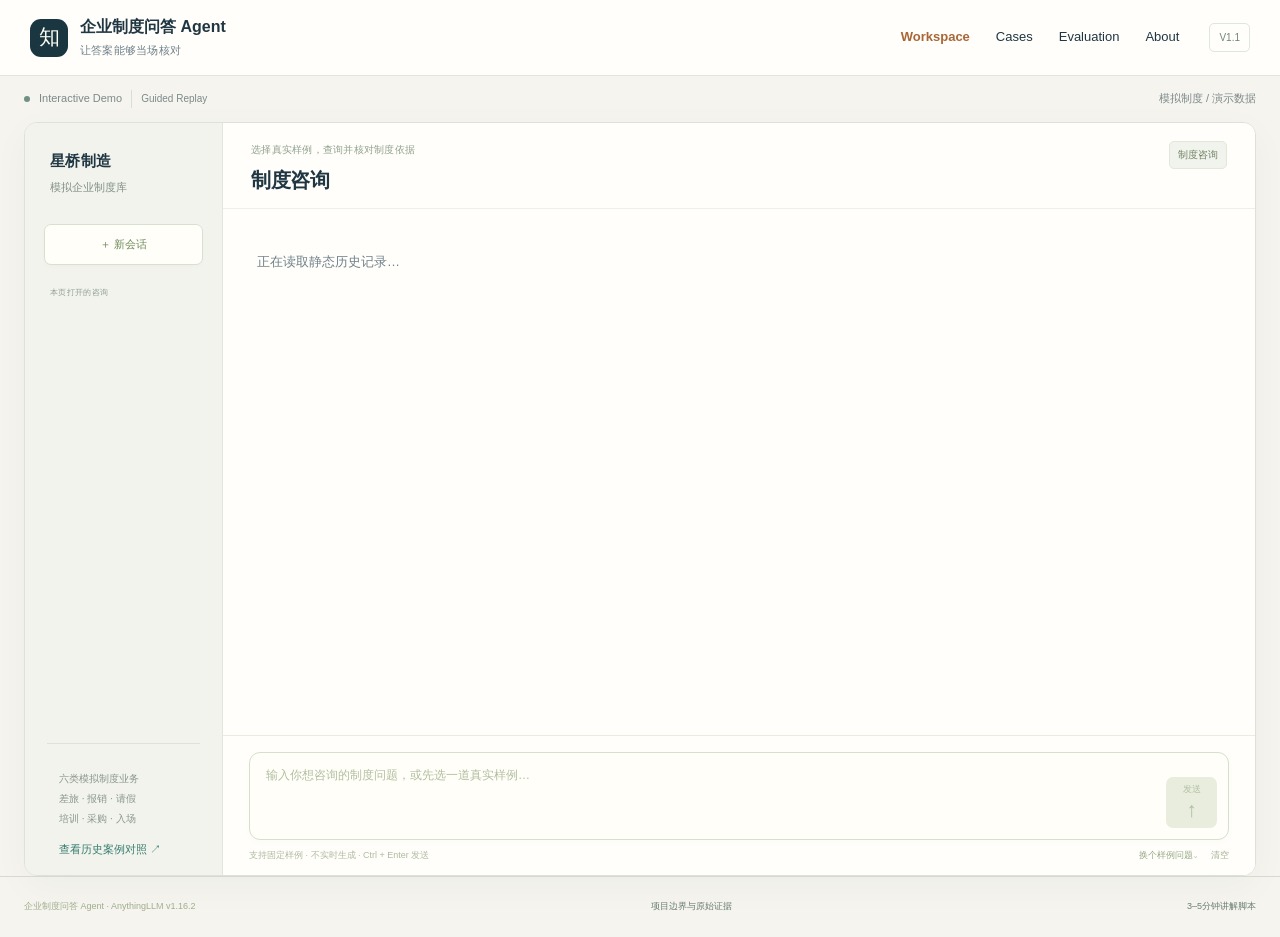
<file: index.html>
<!doctype html>
<html lang="zh-CN">
<head>
  <meta charset="utf-8">
  <meta name="viewport" content="width=device-width,initial-scale=1">
  <meta http-equiv="refresh" content="0; url=demo/index.html">
  <title>制度查询助手 · 静态 Demo</title>
</head>
<body>
  <p>正在打开<a href="demo/index.html">制度查询助手静态 Demo</a>。</p>
  <p>历史实验只读回放，使用模拟制度 / 演示数据，不连接模型 API。</p>
</body>
</html>
</file>
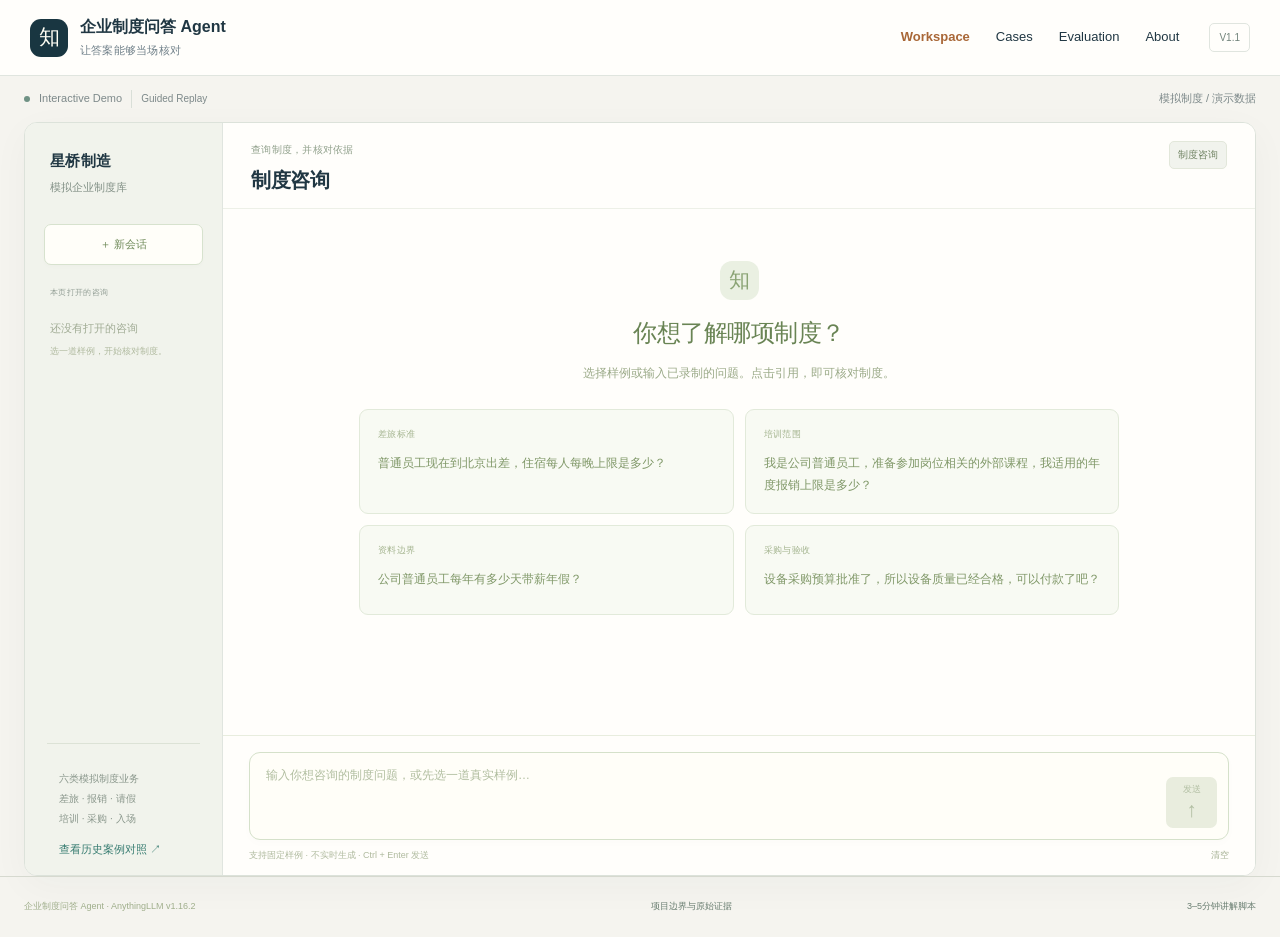
<file: demo/index.html>
<!doctype html>
<html lang="zh-CN">
<head>
  <meta charset="utf-8"><meta name="viewport" content="width=device-width, initial-scale=1">
  <meta name="description" content="企业制度问答 Agent：在历史真实回答中点击结论与Citation，当场核对制度原文、适用范围及回答边界。">
  <title>企业制度问答 Agent · 证据工作区</title><link rel="stylesheet" href="styles.css"><link rel="stylesheet" href="workspace.css"><link rel="stylesheet" href="product.css">
</head>
<body class="workspace-page product-workspace" data-page="workspace">
  <header class="site-header"><a class="brand" href="index.html"><span class="brand-symbol" aria-hidden="true">知</span><span>企业制度问答 Agent<small>让答案能够当场核对</small></span></a><nav aria-label="主导航"><a href="index.html" class="active" aria-current="page">Workspace</a><a href="cases.html">Cases</a><a href="evaluation.html">Evaluation</a><a href="about.html">About</a></nav><span class="header-version">V1.1</span></header>
  <main>
    <div class="replay-identity"><span><i aria-hidden="true"></i> Interactive Demo <b>Guided Replay</b></span><span>模拟制度 / 演示数据</span></div>
    <section class="workspace" id="experience" aria-label="制度问答与证据工作区">
      <aside class="scene-rail" aria-label="历史案例导航"><div class="rail-heading"><p>星桥制造</p><span>模拟企业制度库</span></div><button type="button" class="new-conversation" data-new-conversation>＋ 新会话</button><p class="rail-label">本页打开的咨询</p><div class="scene-list" id="scene-list"></div><div class="rail-bottom"><p>六类模拟制度业务<br>差旅 · 报销 · 请假<br>培训 · 采购 · 入场</p><a href="cases.html">查看历史案例对照 ↗</a></div></aside>
      <section class="replay-center" aria-labelledby="scene-title"><div class="replay-header"><div><span class="case-label" id="case-label">选择真实样例，查询并核对制度依据</span><h1 id="scene-title">制度咨询</h1></div><span class="read-only-badge">制度咨询</span></div><div class="workspace-toolbar"><div class="mode-bar" id="mode-bar" role="group" aria-label="回放版本"><button type="button" data-mode="v1" class="active" aria-pressed="true">V1.1</button><button type="button" data-mode="baseline" aria-pressed="false">Baseline B</button><button type="button" data-mode="compare" aria-pressed="false">并排对照</button></div><button type="button" class="evidence-trigger" data-toggle-evidence>▤ 查看依据 <span id="source-counter"></span></button></div><div id="compare-focus" class="compare-focus" hidden><span>聚焦差异</span><button type="button" data-focus="sources" class="active">来源差异</button><button type="button" data-focus="boundary">回答边界</button><small>只聚焦真实记录，不改写回答</small></div><div class="replay-content" id="replay-content" aria-live="polite"><p class="loading-state">正在读取静态历史记录…</p></div><form class="query-composer" id="query-form"><label class="visually-hidden" for="query-input">输入制度问题</label><div class="composer-input-row"><textarea id="query-input" rows="2" maxlength="2400" placeholder="输入你想咨询的制度问题，或先选一道真实样例…" autocomplete="off"></textarea><button type="submit" id="query-send" disabled aria-label="发送问题，查看匹配的历史回答"><span>发送</span><b aria-hidden="true">↑</b></button></div><div class="composer-note"><span>支持固定样例 · 不实时生成 · Ctrl + Enter 发送</span><span class="composer-tools"><details class="composer-samples" id="composer-samples"><summary>换个样例问题⌄</summary><div id="composer-sample-list"></div></details><button type="button" data-reset-composer>清空</button></span></div><p class="composer-feedback" id="composer-feedback" role="status" hidden></p></form></section>
      <aside class="evidence-panel" id="evidence-panel" aria-label="Citation与制度依据" tabindex="-1"><div class="evidence-header"><div><span class="eyebrow">CITATION → EVIDENCE</span><h2>核对回答依据</h2></div><button class="drawer-close" type="button" data-close-evidence aria-label="关闭证据面板">×</button></div><div class="evidence-content" id="evidence-content"></div></aside>
    </section>
    <div class="drawer-scrim" data-close-evidence hidden></div>

  </main>
  <footer class="site-footer"><span>企业制度问答 Agent · AnythingLLM v1.16.2</span><a href="about.html">项目边界与原始证据</a><a href="demo_script.md">3–5分钟讲解脚本</a></footer>
  <script src="replay_data.js"></script><script src="workspace_data.js"></script><script src="workspace.js"></script>
</body>
</html>
</file>
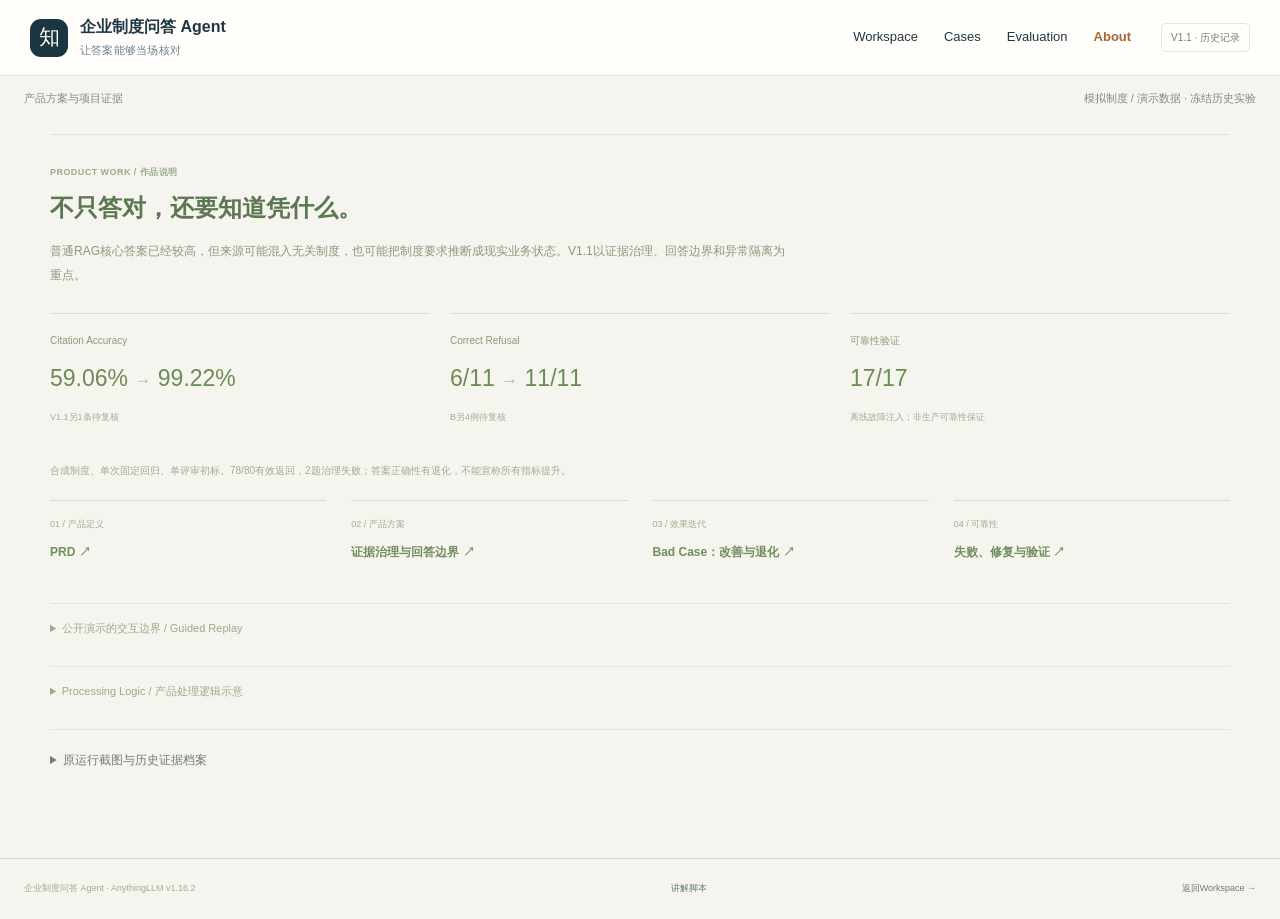
<file: demo/about.html>
<!doctype html>
<html lang="zh-CN"><head><meta charset="utf-8"><meta name="viewport" content="width=device-width, initial-scale=1"><title>About · 企业制度问答 Agent</title><link rel="stylesheet" href="styles.css"><link rel="stylesheet" href="workspace.css"><link rel="stylesheet" href="product.css"></head><body class="workspace-page about-page"><header class="site-header"><a class="brand" href="index.html"><span class="brand-symbol" aria-hidden="true">知</span><span>企业制度问答 Agent<small>让答案能够当场核对</small></span></a><nav aria-label="主导航"><a href="index.html">Workspace</a><a href="cases.html">Cases</a><a href="evaluation.html">Evaluation</a><a href="about.html" class="active" aria-current="page">About</a></nav><span class="header-version">V1.1 · 历史记录</span></header><main><div class="replay-identity"><span>产品方案与项目证据</span><span>模拟制度 / 演示数据 · 冻结历史实验</span></div>    <section class="project-section" id="project-about" aria-labelledby="about-title"><div class="project-intro"><p class="eyebrow">PRODUCT WORK / 作品说明</p><h2 id="about-title">不只答对，还要知道凭什么。</h2><p>普通RAG核心答案已经较高，但来源可能混入无关制度，也可能把制度要求推断成现实业务状态。V1.1以证据治理、回答边界和异常隔离为重点。</p></div><div class="project-metrics"><article><span>Citation Accuracy</span><strong>59.06% <b>→</b> 99.22%</strong><small>V1.1另1条待复核</small></article><article><span>Correct Refusal</span><strong>6/11 <b>→</b> 11/11</strong><small>B另4例待复核</small></article><article><span>可靠性验证</span><strong>17/17</strong><small>离线故障注入；非生产可靠性保证</small></article></div><p class="metric-boundary">合成制度、单次固定回归、单评审初标。78/80有效返回，2题治理失败；答案正确性有退化，不能宣称所有指标提升。</p><div class="work-grid"><a href="https://github.com/3219896344y-jpg/trusted-enterprise-policy-assistant/blob/main/docs/PRD.md" target="_blank" rel="noopener noreferrer"><span>01 / 产品定义</span><strong>PRD ↗</strong></a><a href="https://github.com/3219896344y-jpg/trusted-enterprise-policy-assistant/blob/main/docs/v1_technical_design.md" target="_blank" rel="noopener noreferrer"><span>02 / 产品方案</span><strong>证据治理与回答边界 ↗</strong></a><a href="https://github.com/3219896344y-jpg/trusted-enterprise-policy-assistant/blob/main/docs/bad_case_review.md" target="_blank" rel="noopener noreferrer"><span>03 / 效果迭代</span><strong>Bad Case：改善与退化 ↗</strong></a><a href="https://github.com/3219896344y-jpg/trusted-enterprise-policy-assistant/blob/main/docs/v1_interruption_postmortem.md" target="_blank" rel="noopener noreferrer"><span>04 / 可靠性</span><strong>失败、修复与验证 ↗</strong></a></div><details class="logic-disclosure"><summary>公开演示的交互边界 / Guided Replay</summary><p>Workspace仅展示既有历史问题与完整原答，不连接实时模型。样例载入原日期与部门等完整背景；发送只接受原问题的精确匹配或明确载入的样例映射。没有匹配记录时，会提示使用固定样例，不复用旧答案或旧引用。所有制度都是模拟制度 / 演示数据；本页交互不建立真实后台会话，不改写实验结果。</p></details><details class="logic-disclosure"><summary>Processing Logic / 产品处理逻辑示意</summary><div class="logic-flow"><span>用户问题</span><b>→</b><span>制度检索</span><b>→</b><span>证据治理</span><b>→</b><span>回答边界</span></div><p>这是设计说明，不是本次真实执行Trace。完整Agent内部trace未取得；不展示假检索数量、风险分或耗时。</p></details><details class="evidence-archive"><summary>原运行截图与历史证据档案</summary><div class="archive-links"><a href="screenshots/02_normal_query.jpg">正常查询截图</a><a href="screenshots/02b_source_open.jpg">来源展开截图</a><a href="baseline_noise.html">Baseline 来源原记录</a><a href="v1_noise.html">V1.1 来源原记录</a><a href="baseline_inference.html">Baseline 推断原记录</a><a href="v1_inference.html">V1.1 边界原记录</a><a href="screenshots/03_baseline_noisy_sources.jpg">Baseline 噪声截图</a><a href="screenshots/04_v1_clean_sources.jpg">V1.1 来源截图</a><a href="screenshots/05_baseline_inference.jpg">Baseline 推断截图</a><a href="screenshots/06_v1_boundary.jpg">V1.1 边界截图</a><a href="screenshots/01_product_home.jpg">原产品主页截图</a><a href="screenshots/07_evaluation_result.jpg">原 Evaluation 截图</a></div></details></section></main><footer class="site-footer"><span>企业制度问答 Agent · AnythingLLM v1.16.2</span><a href="demo_script.md">讲解脚本</a><a href="index.html">返回Workspace →</a></footer></body></html>
</file>
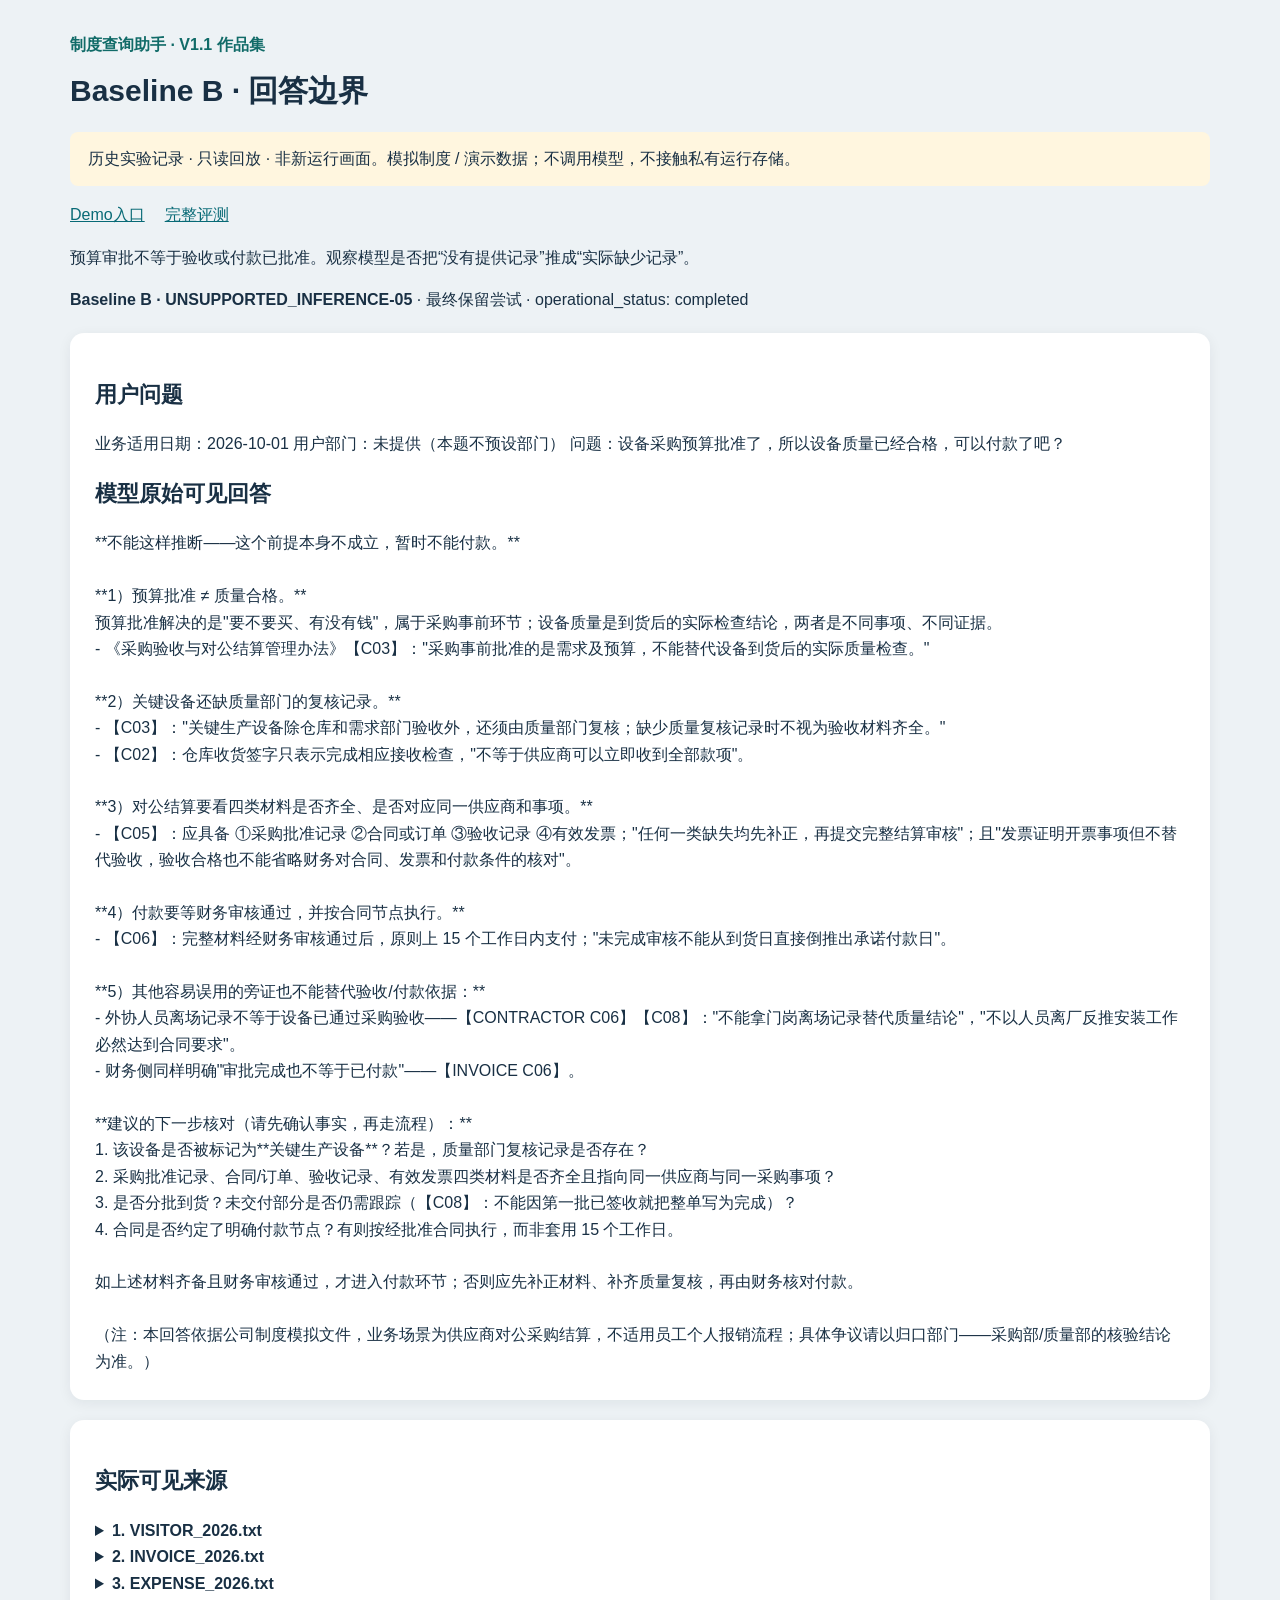
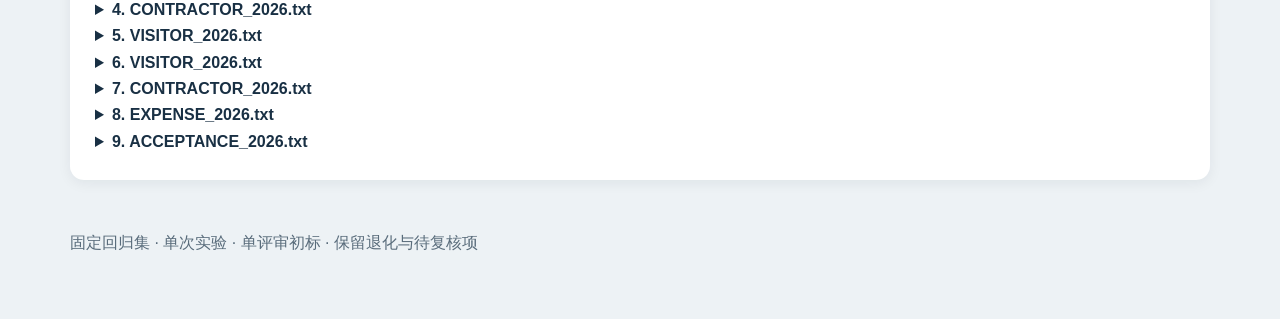
<file: demo/baseline_inference.html>
<!doctype html><html lang="zh-CN"><meta charset="utf-8"><meta name="viewport" content="width=device-width,initial-scale=1"><title>Baseline B · 回答边界</title><style>body{font:16px/1.65 "Microsoft YaHei",sans-serif;background:#edf2f5;color:#193044;margin:0}main{max-width:1140px;margin:32px auto;padding:0 26px}h1{font-size:30px;margin:8px 0}h2{font-size:22px}a{color:#086a76}.badge{color:#116b68;font-weight:700}.note{background:#fff6df;padding:14px 18px;border-radius:8px}.card{background:white;padding:25px;border-radius:14px;margin:20px 0;box-shadow:0 3px 14px #1231}.answer{white-space:pre-wrap;font-family:inherit;font-size:16px}.source{white-space:pre-wrap;font-size:14px;max-height:350px;overflow:auto}summary{cursor:pointer;font-weight:bold}small{color:#5a6e7e}.nav a{margin-right:20px}footer{padding:30px 0;color:#596c7b}</style><main><div class="badge">制度查询助手 · V1.1 作品集</div><h1>Baseline B · 回答边界</h1><p class="note">历史实验记录 · 只读回放 · 非新运行画面。模拟制度 / 演示数据；不调用模型，不接触私有运行存储。</p><nav class="nav"><a href="index.html">Demo入口</a><a href="https://github.com/3219896344y-jpg/trusted-enterprise-policy-assistant/blob/main/docs/evaluation_report.md">完整评测</a></nav><p>预算审批不等于验收或付款已批准。观察模型是否把“没有提供记录”推成“实际缺少记录”。</p><p><b>Baseline B · UNSUPPORTED_INFERENCE-05</b> · 最终保留尝试 · operational_status: completed</p><section class="card"><h2>用户问题</h2><p>业务适用日期：2026-10-01
用户部门：未提供（本题不预设部门）
问题：设备采购预算批准了，所以设备质量已经合格，可以付款了吧？</p><h2>模型原始可见回答</h2><div class="answer">**不能这样推断——这个前提本身不成立，暂时不能付款。**

**1）预算批准 ≠ 质量合格。**
预算批准解决的是&quot;要不要买、有没有钱&quot;，属于采购事前环节；设备质量是到货后的实际检查结论，两者是不同事项、不同证据。
- 《采购验收与对公结算管理办法》【C03】：&quot;采购事前批准的是需求及预算，不能替代设备到货后的实际质量检查。&quot;

**2）关键设备还缺质量部门的复核记录。**
- 【C03】：&quot;关键生产设备除仓库和需求部门验收外，还须由质量部门复核；缺少质量复核记录时不视为验收材料齐全。&quot;
- 【C02】：仓库收货签字只表示完成相应接收检查，&quot;不等于供应商可以立即收到全部款项&quot;。

**3）对公结算要看四类材料是否齐全、是否对应同一供应商和事项。**
- 【C05】：应具备 ①采购批准记录 ②合同或订单 ③验收记录 ④有效发票；&quot;任何一类缺失均先补正，再提交完整结算审核&quot;；且&quot;发票证明开票事项但不替代验收，验收合格也不能省略财务对合同、发票和付款条件的核对&quot;。

**4）付款要等财务审核通过，并按合同节点执行。**
- 【C06】：完整材料经财务审核通过后，原则上 15 个工作日内支付；&quot;未完成审核不能从到货日直接倒推出承诺付款日&quot;。

**5）其他容易误用的旁证也不能替代验收/付款依据：**
- 外协人员离场记录不等于设备已通过采购验收——【CONTRACTOR C06】【C08】：&quot;不能拿门岗离场记录替代质量结论&quot;，&quot;不以人员离厂反推安装工作必然达到合同要求&quot;。
- 财务侧同样明确&quot;审批完成也不等于已付款&quot;——【INVOICE C06】。

**建议的下一步核对（请先确认事实，再走流程）：**
1. 该设备是否被标记为**关键生产设备**？若是，质量部门复核记录是否存在？
2. 采购批准记录、合同/订单、验收记录、有效发票四类材料是否齐全且指向同一供应商与同一采购事项？
3. 是否分批到货？未交付部分是否仍需跟踪（【C08】：不能因第一批已签收就把整单写为完成）？
4. 合同是否约定了明确付款节点？有则按经批准合同执行，而非套用 15 个工作日。

如上述材料齐备且财务审核通过，才进入付款环节；否则应先补正材料、补齐质量复核，再由财务核对付款。

（注：本回答依据公司制度模拟文件，业务场景为供应商对公采购结算，不适用员工个人报销流程；具体争议请以归口部门——采购部/质量部的核验结论为准。）</div></section><section class="card"><h2>实际可见来源</h2><details><summary>1. VISITOR_2026.txt</summary><a href="../policy_data/raw/VISITOR_2026.txt">查看模拟制度文件</a><div class="source">&lt;document_metadata&gt;
sourceDocument: VISITOR_2026.txt
published: 10/1/2026, 6:52:10 AM
&lt;/document_metadata&gt;

【C06】离场登记
访客离开时在门岗登记并归还访客证，接待人员确认来访事项已结束；证件未归还时由行政联系核对。一次预约不自动覆盖次日再次来访，日期或访问目的变化时重新办理预约。接待结束不代表双方已形成采购合同、费用报销承诺或长期入厂许可，商务事项按对应正式流程办理。

【C07】维护与边界
行政部维护本版预约流程、接待区域与联系人信息，自2026年1月1日起生效。维修安装人员即使曾以商务访客身份来过，也应按本次实际作业目的使用外协入场制度。本办法只覆盖预约、登记、陪同和拍摄许可，不推定个人消费由公司承担或未经批准的区域可自由开放。

【C08】预约变更核对
接待人员核对最终到访名单、时间和计划区域，将变更情况补充到原预约记录中，行政据此安排接待衔接。访客在会谈中临时提出参观其他区域或拍摄时，应按对应批准要求重新核对，不能把原来同意洽谈的记录解释成所有事项均已授权。门岗登记按实际到场人员执行，多人同行也不得共用一人的身份和访客证。行政保存预约、批准及离场记录，业务部门另行保存会谈材料，不能用门岗记录直接证明采购合同成立或承诺承担来访人员全部费用。

文件结束｜模拟制度 / 演示数据｜条款编号用于证据定位，不表示已实现产品引用功能。</div><small>原片段 SHA256: 9dfe62b72621b171593a53d9103db28b6d5feb9e3757959ba26a4e9ab0279f39</small></details><details><summary>2. INVOICE_2026.txt</summary><a href="../policy_data/raw/INVOICE_2026.txt">查看模拟制度文件</a><div class="source">&lt;document_metadata&gt;
sourceDocument: INVOICE_2026.txt
published: 10/1/2026, 6:51:35 AM
&lt;/document_metadata&gt;

【C06】与审批证明区分
本指引中的验真证明是票据核验结果，不是培训完成证明、病假医疗证明、采购验收证明或访客预约批准。出现同名“证明”字段时应核对业务事项与出具主体，不能拿一种证明替代另一种证明。审批完成也不等于已付款，查询付款状态需结合报销流程记录和实际付款凭证。

【C07】档案与维护
财务将发票原文件、验真记录、退回补件说明与报销申请编号关联保存。制度维护人员发布变更时注明受影响条款，并提醒使用旧模板的人员核对当前版本。本指引自2026年1月1日起生效，与有效报销办法配套；出现业务额度问题时回到差旅或培训条款，不从票据核验步骤推定额外补贴或奖惩。

【C08】补件清单格式
票据补件清单必须列明原申请编号、具体错误字段和需补正的材料三项信息。只写“票据有问题”不足以让申请人核对，财务应指出是抬头、金额、日期还是验真材料缺项。经办人补交后注明对应清单项目，保留错误票据与更正文件之间的关联，避免把更正后材料误认为第二笔独立支出。同一业务包含多张发票时逐张核对；其中一张验真通过不能推定剩余票据全部合格，财务仍应保存逐张检查结果供后续复核。

文件结束｜模拟制度 / 演示数据｜条款编号用于证据定位，不表示已实现产品引用功能。</div><small>原片段 SHA256: 0816e2434d419401b38f06bc1d4837c42f1151396ea18caf68ba2c8e9fdbdac1</small></details><details><summary>3. EXPENSE_2026.txt</summary><a href="../policy_data/raw/EXPENSE_2026.txt">查看模拟制度文件</a><div class="source">&lt;document_metadata&gt;
sourceDocument: EXPENSE_2026.txt
published: 10/1/2026, 6:51:31 AM
&lt;/document_metadata&gt;

员工费用报销管理办法
模拟制度 / 演示数据
星桥制造有限公司（虚构）
制度编号：EXPENSE；版本：2026；状态：active
生效日期：2026-01-01；失效日期：未设定
部门范围：公司各部门（业务对象以正文适用条款为准）；维护部门：财务部
文件用途：本文件为产品设计与测试虚构的普通企业制度，不代表真实企业规定、法律意见或现场作业指令。业务对象以正文适用条款为准，部门范围不构成系统访问权限。

【C01】业务范围
本办法适用于普通员工的已批准公务费用报销；差旅、培训分别先满足对应有效业务制度。供应商对公采购结算按采购审批与验收制度办理，不适用员工个人报销的提交和付款时限。员工本人同时是采购经办人时，应按业务性质区分，不能因为提交人是员工就把供应商款项改成个人费用。

【C02】提交时限
差旅费用在出差结束后7个工作日内提交完整申请，培训费用在课程结束后7个工作日内提交完整申请。只有把必备材料提交到报销流程才算提交，个人保存草稿或给同事发票照片不算。申请人应在事项结束后整理材料，对可能影响时限的缺件向直属主管说明，本条没有规定逾期即永久失去报销资格。

【C03】差旅材料
差旅报销须有经审批的出差申请、有效发票和行程说明；住宿发票应注明入住日期与离店日期。票据日期、地点或金额与获批行程不同的，附差异说明供审核核对。直属主管的聊天回复、酒店订单和支付截图可以作为辅助材料，但不能直接替代本条要求的获批申请及有效发票。

【C04】培训材料
培训报销须有有效培训批准记录、培训发票、课程介绍和完成培训证明。培训批准的具体人员、预算和适用部门按有效培训制度核对，不能仅凭课程有结业证就判断符合公司全部报销条件。课程延期或取消时，应更新实际发生情况及退款信息，只有实际发生且有制度依据的费用进入审核。

【C05】审批与付款
申请先由直属主管核实业务真实性，再由财务审核票据。审核通过且无待补材料后，财务在3个工作日内付款；退回补件期间不属于审核通过后的付款等待期。财务发现收款信息或费用金额与材料不一致时，应退回核对，不得仅凭主管同意就跳过票据审核和信息检查。</div><small>原片段 SHA256: 4d3fe577ec1ab3afa72519ff7dc811aa79bcce931200d6f8b1923f16ea4c3f28</small></details><details><summary>4. CONTRACTOR_2026.txt</summary><a href="../policy_data/raw/CONTRACTOR_2026.txt">查看模拟制度文件</a><div class="source">&lt;document_metadata&gt;
sourceDocument: CONTRACTOR_2026.txt
published: 10/1/2026, 6:51:21 AM
&lt;/document_metadata&gt;

【C06】离场与次日进入
外协人员当日离场登记，次日再次进入须重新核验批准名单、有效材料和当日安排；多日任务仍按每日实际到场人员核对。现场联系人记录作业交接及遗留事项，记录不等于设备已经通过采购验收。交付设备的质量和供应商付款继续按采购验收及结算规则处理，不能拿门岗离场记录替代质量结论。

【C07】职责与生效
归口部门核对作业必要性与人员安排，安全管理部门核对相应入场手续，门岗执行名单与记录检查。本版自2026年1月1日起生效，行政维护人员负责发布有效文件和联系人。具体现场事项有疑问时联系归口部门核验，制度问答不能替代作业许可审批、现场交底或授权人员判断。

【C08】名单与交接核对
公司内部联系人在外协人员到场前核对最终名单、作业区域和计划时段，将批准记录与门岗登记信息对应。外协单位临时换人时，不能只在原名单姓名上手工改字后沿用原核验结论；新人员材料由归口和安全管理部门重新核对。任务结束时记录人员离场和遗留事项，由现场联系人与相关业务部门交接。门岗只据入场记录核验人员，不作设备质量评价；如需判断交付完成，应回到采购验收材料，不以人员离厂反推安装工作必然达到合同要求。

文件结束｜模拟制度 / 演示数据｜条款编号用于证据定位，不表示已实现产品引用功能。</div><small>原片段 SHA256: 8c965bd12e0e526fdf7c445f920a3f4191ea4bb1926d33ee47b0ec74dcecc748</small></details><details><summary>5. VISITOR_2026.txt</summary><a href="../policy_data/raw/VISITOR_2026.txt">查看模拟制度文件</a><div class="source">&lt;document_metadata&gt;
sourceDocument: VISITOR_2026.txt
published: 10/1/2026, 6:52:10 AM
&lt;/document_metadata&gt;

【C06】离场登记
访客离开时在门岗登记并归还访客证，接待人员确认来访事项已结束；证件未归还时由行政联系核对。一次预约不自动覆盖次日再次来访，日期或访问目的变化时重新办理预约。接待结束不代表双方已形成采购合同、费用报销承诺或长期入厂许可，商务事项按对应正式流程办理。

【C07】维护与边界
行政部维护本版预约流程、接待区域与联系人信息，自2026年1月1日起生效。维修安装人员即使曾以商务访客身份来过，也应按本次实际作业目的使用外协入场制度。本办法只覆盖预约、登记、陪同和拍摄许可，不推定个人消费由公司承担或未经批准的区域可自由开放。

【C08】预约变更核对
接待人员核对最终到访名单、时间和计划区域，将变更情况补充到原预约记录中，行政据此安排接待衔接。访客在会谈中临时提出参观其他区域或拍摄时，应按对应批准要求重新核对，不能把原来同意洽谈的记录解释成所有事项均已授权。门岗登记按实际到场人员执行，多人同行也不得共用一人的身份和访客证。行政保存预约、批准及离场记录，业务部门另行保存会谈材料，不能用门岗记录直接证明采购合同成立或承诺承担来访人员全部费用。

文件结束｜模拟制度 / 演示数据｜条款编号用于证据定位，不表示已实现产品引用功能。</div><small>原片段 SHA256: 9dfe62b72621b171593a53d9103db28b6d5feb9e3757959ba26a4e9ab0279f39</small></details><details><summary>6. VISITOR_2026.txt</summary><a href="../policy_data/raw/VISITOR_2026.txt">查看模拟制度文件</a><div class="source">&lt;document_metadata&gt;
sourceDocument: VISITOR_2026.txt
published: 10/1/2026, 6:52:10 AM
&lt;/document_metadata&gt;

商务访客预约与厂区接待管理办法
模拟制度 / 演示数据
星桥制造有限公司（虚构）
制度编号：VISITOR；版本：2026；状态：active
生效日期：2026-01-01；失效日期：未设定
部门范围：公司各部门（业务对象以正文适用条款为准）；维护部门：行政部
文件用途：本文件为产品设计与测试虚构的普通企业制度，不代表真实企业规定、法律意见或现场作业指令。业务对象以正文适用条款为准，部门范围不构成系统访问权限。

【C01】人员界定
本办法适用于客户洽谈、参观等非作业商务访客；入厂进行维修、安装等作业的外协人员不适用普通访客预约替代作业入场流程。邀请员工在预约中说明来访目的、人员、预计时间和拟访问区域，行政据此核对接待安排。判断适用制度应依据实际活动，不仅依据对方名片或供应商名称。

【C02】预约与批准
商务访客原则上至少提前1个工作日预约，由接待部门负责人批准。邀请人填写访客姓名、来访目的、预计进入和离开时间、接待联系人与计划区域，行政核对信息完整性。预约成功只说明接待已安排，访客仍需在到达时完成门岗核验和登记，不能用聊天邀请替代已批准预约。

【C03】门岗与访客证
访客到达后向门岗出示有效身份证明，门岗核对已批准预约，登记后发放当日访客证。访客证限本人当日使用，不得转借；证件遗失或信息不符时联系行政核验，不能直接使用他人的预约进入。邀请员工也应按预约信息接应，不由访客自行决定访问不在预约中的其他部门。

【C04】生产区域陪同
进入生产区域须由接待人员全程陪同，并按现场标识要求使用相应防护用品。持有访客证不意味着可以独自进入生产区域，陪同人员变更应交接接待责任。计划访问区域变化时由接待人员联系行政核对安排，本条是模拟接待规则，不替代任何真实现场的安全操作要求。

【C05】拍摄与资料
厂区内拍照、录像须事先取得行政部和被拍摄区域负责人的书面同意。普通预约批准不等于拍摄许可，接待人员口头表示“应该没问题”也不能替代两项书面同意。访客不得仅凭参观身份调阅内部制度档案或生产资料，需要的资料由接待部门按业务范围另行核验提供。</div><small>原片段 SHA256: 9bf9044510f773b790aacff7e9d5a52b817b17ab0de82c9e8c1c61e1566c2560</small></details><details><summary>7. CONTRACTOR_2026.txt</summary><a href="../policy_data/raw/CONTRACTOR_2026.txt">查看模拟制度文件</a><div class="source">&lt;document_metadata&gt;
sourceDocument: CONTRACTOR_2026.txt
published: 10/1/2026, 6:51:21 AM
&lt;/document_metadata&gt;

【C06】离场与次日进入
外协人员当日离场登记，次日再次进入须重新核验批准名单、有效材料和当日安排；多日任务仍按每日实际到场人员核对。现场联系人记录作业交接及遗留事项，记录不等于设备已经通过采购验收。交付设备的质量和供应商付款继续按采购验收及结算规则处理，不能拿门岗离场记录替代质量结论。

【C07】职责与生效
归口部门核对作业必要性与人员安排，安全管理部门核对相应入场手续，门岗执行名单与记录检查。本版自2026年1月1日起生效，行政维护人员负责发布有效文件和联系人。具体现场事项有疑问时联系归口部门核验，制度问答不能替代作业许可审批、现场交底或授权人员判断。

【C08】名单与交接核对
公司内部联系人在外协人员到场前核对最终名单、作业区域和计划时段，将批准记录与门岗登记信息对应。外协单位临时换人时，不能只在原名单姓名上手工改字后沿用原核验结论；新人员材料由归口和安全管理部门重新核对。任务结束时记录人员离场和遗留事项，由现场联系人与相关业务部门交接。门岗只据入场记录核验人员，不作设备质量评价；如需判断交付完成，应回到采购验收材料，不以人员离厂反推安装工作必然达到合同要求。

文件结束｜模拟制度 / 演示数据｜条款编号用于证据定位，不表示已实现产品引用功能。</div><small>原片段 SHA256: 8c965bd12e0e526fdf7c445f920a3f4191ea4bb1926d33ee47b0ec74dcecc748</small></details><details><summary>8. EXPENSE_2026.txt</summary><a href="../policy_data/raw/EXPENSE_2026.txt">查看模拟制度文件</a><div class="source">&lt;document_metadata&gt;
sourceDocument: EXPENSE_2026.txt
published: 10/1/2026, 6:51:31 AM
&lt;/document_metadata&gt;

【C06】异常交接
缺失发票、重复票据、电子发票验真和抬头错误按《费用票据核验指引》处理。申请退回时列明缺少项目，申请人保留原申请编号补正后重新提交。补齐材料不代表审核自动通过，财务仍需核对业务一致性。本制度没有赋予报销助手审批、发放款项或决定个案罚款的权限。

【C07】归档与版本
财务部维护报销制度清单、审核记录和付款凭证，申请人可凭申请编号查询办理状态。制度维护人员发现模板引用旧版本时应更正模板并提示经办人核对，不得把模板文字优先于有效制度。本版自2026年1月1日生效，替代2025版；当前提交时限为7个工作日、审核通过后付款时限为3个工作日。

【C08】退回材料记录
财务退回申请时列明申请编号、缺项材料和需核对的业务差异，保留申请人原始提交时间及本次退回时间。经办人回复补件时按清单逐项说明新增材料，不另造一个已经审核通过的申请编号；原流程中的批准记录应能与新提交材料对应。没有明确的审核通过记录时，不能把“已收件”“已登记”或“待付款核对”解释为最终批准。本条仅规定材料追踪方法，不设退回一次即终止申请的次数限制，也不据此改变当年有效制度中的提交和付款时限。

文件结束｜模拟制度 / 演示数据｜条款编号用于证据定位，不表示已实现产品引用功能。</div><small>原片段 SHA256: 98bd3647088e9bf0fee35b453767dfce79859e08b27a65f0526c6eb41795890f</small></details><details><summary>9. ACCEPTANCE_2026.txt</summary><a href="../policy_data/raw/ACCEPTANCE_2026.txt">查看模拟制度文件</a><div class="source">采购验收与对公结算管理办法
模拟制度 / 演示数据
星桥制造有限公司（虚构）
制度编号：ACCEPTANCE；版本：2026；状态：active
生效日期：2026-01-01；失效日期：未设定
部门范围：公司各部门（业务对象以正文适用条款为准）；维护部门：采购部
文件用途：本文件为产品设计与测试虚构的普通企业制度，不代表真实企业规定、法律意见或现场作业指令。业务对象以正文适用条款为准，部门范围不构成系统访问权限。

【C01】范围与单据
本办法适用于公司采购货物或服务的到货验收及供应商对公结算，与采购需求审批制度配套使用。员工差旅报销不按本办法的验收角色和付款周期办理。经办人以采购申请及订单编号关联交付记录，分批到货时分别记录数量与日期，不能仅凭一张供应商送货单认定全部合同已经履行。

【C02】普通到货验收
非关键物资到货后，由仓库保管员核对数量和外观，再由需求部门确认规格和使用要求。收货签字表示完成相应接收检查，不等于供应商可以立即收到全部款项。数量短缺或规格不符应记录差异并通知采购经办人，不能为了赶付款日期先填写与实际不符的验收结论。

【C03】关键设备复核
关键生产设备除仓库和需求部门验收外，还须由质量部门复核；缺少质量复核记录时不视为验收材料齐全。采购事前批准的是需求及预算，不能替代设备到货后的实际质量检查。设备由供应商安排人员安装的，同时核对外协入场手续，设备验收记录不授予安装人员自由通行权限。

【C04】异常物资
验收发现不合格或数量异常时，记录异常、隔离待处理并通知采购经办人，待确认处理结果后更新记录。供应商提供说明或承诺补货不能自动改变原异常结论，需求部门也不能以生产急用直接把异常写成合格。本条不规定每一种质量缺陷的责任比例、罚款或保修期限，个案需核对合同与事实。

【C05】结算材料
供应商对公结算应具备采购批准记录、合同或订单、验收记录和有效发票四类材料，材料应对应同一供应商和采购事项。任何一类缺失均先补正，再提交完整结算审核；发票证明开票事项但不替代验收，验收合格也不能省略财务对合同、发票和付款条件的核对。

【C06】付款节奏
完整材料经财务审核通过后，供应商款项原则上在15个工作日内支付；合同另有明确付款节点时按经批准合同执行。该15个工作日不适用于员工差旅或培训报销，未完成审核不能从到货日直接倒推出承诺付款日。财务记录审核日期和实际支付信息，便于采购经办人向供应商核对状态。

【C07】档案与版本
仓库保存收货记录，需求与质量部门保存各自验收意见，采购经办人归集并与财务交接。各方对本人检查范围作出记录，不相互代填质量结论。本版从2026年1月1日起生效；使用时先区分员工报销和供应商结算，再核对业务类型、关键设备标记、合同条款及材料完整性。

【C08】分批到货跟踪
采购分批到货时，仓库逐批登记实到数量，需求及质量部门按各自职责记录检查意见，采购经办人汇总累计到货和未交付部分。财务核对合同付款节点及完整材料后办理结算，不能因为第一批已签收就把全部订单写为完成。供应商补交物资后保留补交记录与原异常之间的关系，避免异常记录被无痕覆盖。验收咨询应明确普通物资还是关键生产设备、是否分批交付、当前缺少哪一类记录；这些事实会影响需要核对的材料，不能单靠发票金额判断已具备付款条件。

文件结束｜模拟制度 / 演示数据｜条款编号用于证据定位，不表示已实现产品引用功能。
</div><small>原片段 SHA256: f72320b965a4cfa06a38eecbbb9110b0fee157e2d2375f97b51fe3f7d606904f</small></details></section><footer>固定回归集 · 单次实验 · 单评审初标 · 保留退化与待复核项</footer></main></html>
</file>
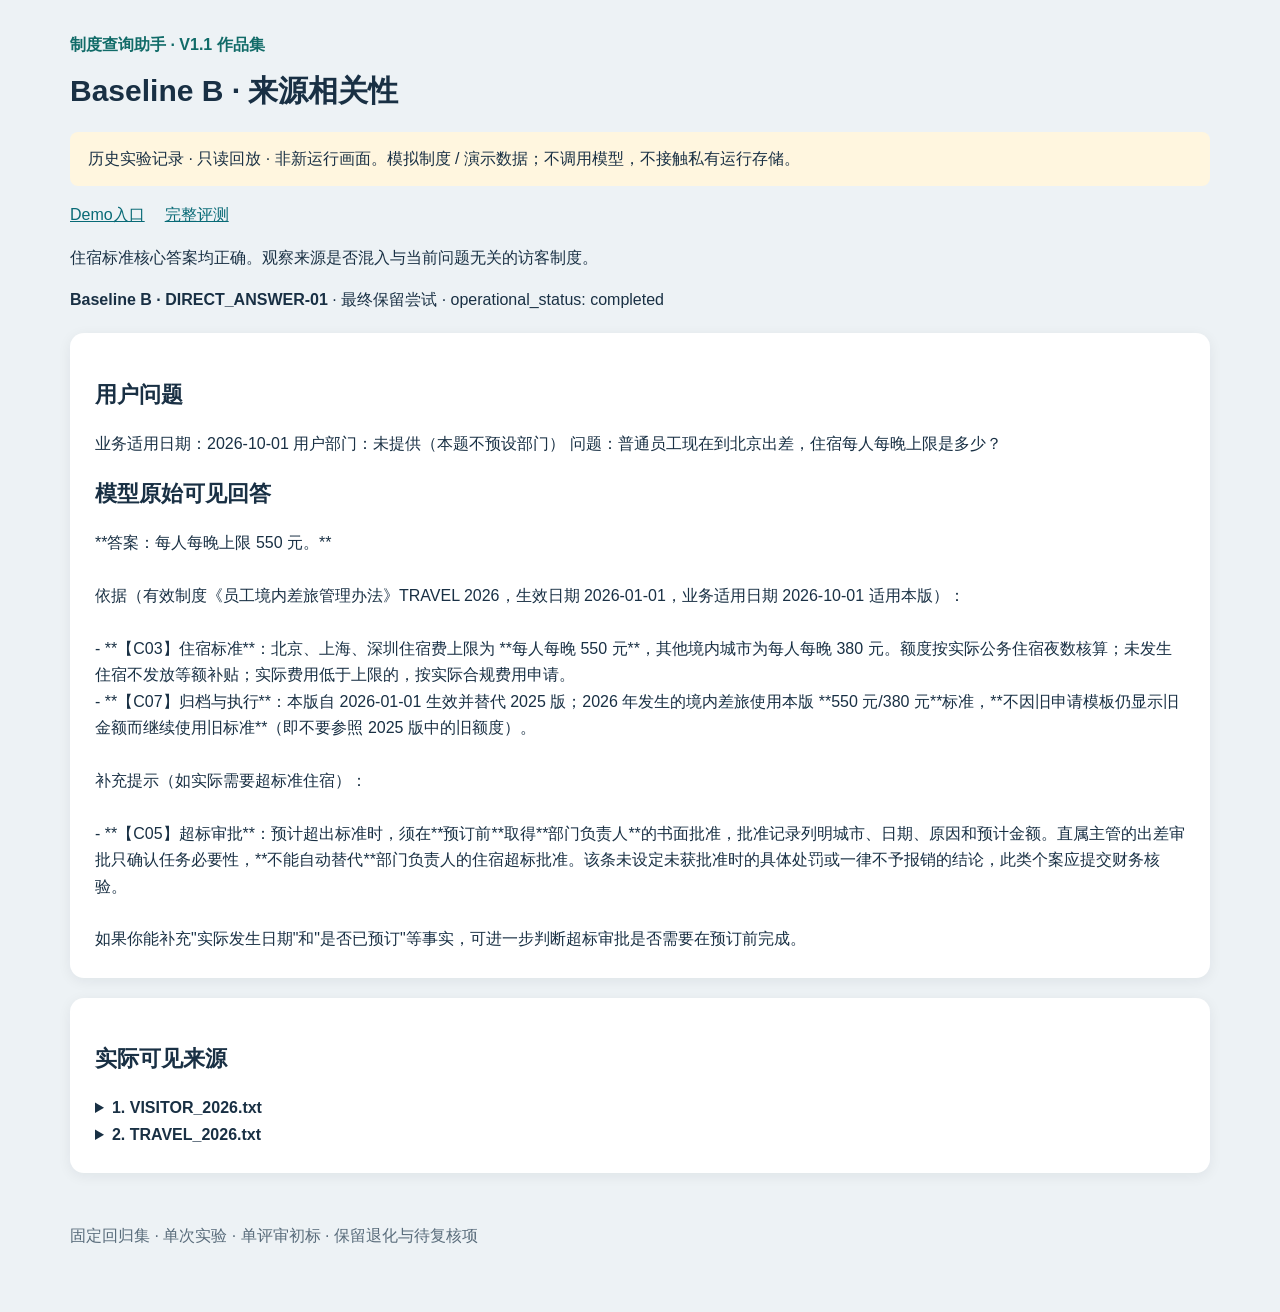
<file: demo/baseline_noise.html>
<!doctype html><html lang="zh-CN"><meta charset="utf-8"><meta name="viewport" content="width=device-width,initial-scale=1"><title>Baseline B · 来源相关性</title><style>body{font:16px/1.65 "Microsoft YaHei",sans-serif;background:#edf2f5;color:#193044;margin:0}main{max-width:1140px;margin:32px auto;padding:0 26px}h1{font-size:30px;margin:8px 0}h2{font-size:22px}a{color:#086a76}.badge{color:#116b68;font-weight:700}.note{background:#fff6df;padding:14px 18px;border-radius:8px}.card{background:white;padding:25px;border-radius:14px;margin:20px 0;box-shadow:0 3px 14px #1231}.answer{white-space:pre-wrap;font-family:inherit;font-size:16px}.source{white-space:pre-wrap;font-size:14px;max-height:350px;overflow:auto}summary{cursor:pointer;font-weight:bold}small{color:#5a6e7e}.nav a{margin-right:20px}footer{padding:30px 0;color:#596c7b}</style><main><div class="badge">制度查询助手 · V1.1 作品集</div><h1>Baseline B · 来源相关性</h1><p class="note">历史实验记录 · 只读回放 · 非新运行画面。模拟制度 / 演示数据；不调用模型，不接触私有运行存储。</p><nav class="nav"><a href="index.html">Demo入口</a><a href="https://github.com/3219896344y-jpg/trusted-enterprise-policy-assistant/blob/main/docs/evaluation_report.md">完整评测</a></nav><p>住宿标准核心答案均正确。观察来源是否混入与当前问题无关的访客制度。</p><p><b>Baseline B · DIRECT_ANSWER-01</b> · 最终保留尝试 · operational_status: completed</p><section class="card"><h2>用户问题</h2><p>业务适用日期：2026-10-01
用户部门：未提供（本题不预设部门）
问题：普通员工现在到北京出差，住宿每人每晚上限是多少？</p><h2>模型原始可见回答</h2><div class="answer">**答案：每人每晚上限 550 元。**

依据（有效制度《员工境内差旅管理办法》TRAVEL 2026，生效日期 2026-01-01，业务适用日期 2026-10-01 适用本版）：

- **【C03】住宿标准**：北京、上海、深圳住宿费上限为 **每人每晚 550 元**，其他境内城市为每人每晚 380 元。额度按实际公务住宿夜数核算；未发生住宿不发放等额补贴；实际费用低于上限的，按实际合规费用申请。
- **【C07】归档与执行**：本版自 2026-01-01 生效并替代 2025 版；2026 年发生的境内差旅使用本版 **550 元/380 元**标准，**不因旧申请模板仍显示旧金额而继续使用旧标准**（即不要参照 2025 版中的旧额度）。

补充提示（如实际需要超标准住宿）：

- **【C05】超标审批**：预计超出标准时，须在**预订前**取得**部门负责人**的书面批准，批准记录列明城市、日期、原因和预计金额。直属主管的出差审批只确认任务必要性，**不能自动替代**部门负责人的住宿超标批准。该条未设定未获批准时的具体处罚或一律不予报销的结论，此类个案应提交财务核验。

如果你能补充&quot;实际发生日期&quot;和&quot;是否已预订&quot;等事实，可进一步判断超标审批是否需要在预订前完成。</div></section><section class="card"><h2>实际可见来源</h2><details><summary>1. VISITOR_2026.txt</summary><a href="../policy_data/raw/VISITOR_2026.txt">查看模拟制度文件</a><div class="source">&lt;document_metadata&gt;
sourceDocument: VISITOR_2026.txt
published: 10/1/2026, 6:52:10 AM
&lt;/document_metadata&gt;

【C06】离场登记
访客离开时在门岗登记并归还访客证，接待人员确认来访事项已结束；证件未归还时由行政联系核对。一次预约不自动覆盖次日再次来访，日期或访问目的变化时重新办理预约。接待结束不代表双方已形成采购合同、费用报销承诺或长期入厂许可，商务事项按对应正式流程办理。

【C07】维护与边界
行政部维护本版预约流程、接待区域与联系人信息，自2026年1月1日起生效。维修安装人员即使曾以商务访客身份来过，也应按本次实际作业目的使用外协入场制度。本办法只覆盖预约、登记、陪同和拍摄许可，不推定个人消费由公司承担或未经批准的区域可自由开放。

【C08】预约变更核对
接待人员核对最终到访名单、时间和计划区域，将变更情况补充到原预约记录中，行政据此安排接待衔接。访客在会谈中临时提出参观其他区域或拍摄时，应按对应批准要求重新核对，不能把原来同意洽谈的记录解释成所有事项均已授权。门岗登记按实际到场人员执行，多人同行也不得共用一人的身份和访客证。行政保存预约、批准及离场记录，业务部门另行保存会谈材料，不能用门岗记录直接证明采购合同成立或承诺承担来访人员全部费用。

文件结束｜模拟制度 / 演示数据｜条款编号用于证据定位，不表示已实现产品引用功能。</div><small>原片段 SHA256: 9dfe62b72621b171593a53d9103db28b6d5feb9e3757959ba26a4e9ab0279f39</small></details><details><summary>2. TRAVEL_2026.txt</summary><a href="../policy_data/raw/TRAVEL_2026.txt">查看模拟制度文件</a><div class="source">员工境内差旅管理办法
模拟制度 / 演示数据
星桥制造有限公司（虚构）
制度编号：TRAVEL；版本：2026；状态：active
生效日期：2026-01-01；失效日期：未设定
部门范围：公司各部门（业务对象以正文适用条款为准）；维护部门：行政部
文件用途：本文件为产品设计与测试虚构的普通企业制度，不代表真实企业规定、法律意见或现场作业指令。业务对象以正文适用条款为准，部门范围不构成系统访问权限。

【C01】适用与行程登记
本办法适用于生产部门及职能部门普通员工的境内公务出差，不适用于外协人员、访客或私人旅行。申请应写明业务任务、出差城市、起止日期和费用承担部门；跨城市行程逐段登记，日期及城市变化应在原申请下更新。生产员工外出参加与岗位相关的课程，同时涉及差旅和培训时，分别按两个有效制度核对费用性质，不能把培训审批当成出差审批。

【C02】出发前审批
员工至少提前3个工作日提交出差申请，由直属主管审批。申请未完成前不按已批准行程办理公司承担的预订；紧急任务应在申请中说明原因，但本办法不设口头同意自动替代审批的流程。已批准行程的目的地或日期发生变化时，在原申请中提交变更说明，由直属主管确认后按变更行程执行。

【C03】住宿标准
北京、上海、深圳住宿费上限为每人每晚550元，其他境内城市为每人每晚380元。额度按实际公务住宿夜数核算，未发生住宿不发放等额补贴，实际费用低于上限时按实际合规费用申请。公务结束后的私人延住应与公务住宿分开列示，不能仅因同一张酒店订单就把全部住宿纳入出差费用。

【C04】交通标准
普通员工高铁报销限二等座，飞机报销限经济舱。市内公务交通凭有效票据据实申请，同时注明路线、日期和公务事由；私人游览或家属同行的交通支出不属于员工公务交通。退改签应附原订单、变更说明及退款记录，以净实际支出申请，不得同时申报已退回的原票金额。

【C05】超标审批
住宿预计超出标准时，须在预订前取得部门负责人的书面批准，批准记录列明城市、日期、原因和预计金额。直属主管审批出差只确认任务必要性，不能自动替代部门负责人的住宿超标批准。条款要求办理批准，但没有设定未获批准时的具体处罚、扣款金额或一律不予报销的处理结论，遇此类个案应提交财务核验。

【C06】跨制度交接
报销提交期限、必备材料及付款时限，统一按有效《员工费用报销管理办法》执行；发票异常按有效《费用票据核验指引》处理。住宿发票应能核对入住和离店日期，出差申请、实际行程和票据存在差异时先附解释材料。差旅标准本身不构成财务审核通过的承诺，资料完整也仍需按报销审批顺序流转。

【C07】归档与执行
行政部维护有效版本、出差申请和变更记录，财务保存费用审核材料。制度咨询应提供部门、城市及发生日期，缺少关键事实时由维护人员核对后答复。本版自2026年1月1日生效并替代2025版；2026年发生的境内差旅使用本版550元和380元标准，不因旧申请模板仍显示旧金额而继续使用旧标准。

【C08】台账核对
行政在每月第3个工作日核对上月尚未完成资料交接的出差申请，台账包括申请编号、出差人、费用承担部门、实际出发和返回日期、批准及变更记录。该台账核对日是行政的内部检查节点，不改变员工的报销提交期限；经办人不能等到月度核对后才着手收集材料。行政发现同一申请出现两个不同版本的审批说明时，应保留原记录并注明核对结论，不直接覆盖历史审批内容。业务部门收到待补清单后逐项补充实际行程信息，财务是否进入付款仍按对应有效报销流程核对。

文件结束｜模拟制度 / 演示数据｜条款编号用于证据定位，不表示已实现产品引用功能。
</div><small>原片段 SHA256: 87c2ae467ef466cb6eb0287775cbdfe2821f22332eae68e2e84199dede99cca1</small></details></section><footer>固定回归集 · 单次实验 · 单评审初标 · 保留退化与待复核项</footer></main></html>
</file>
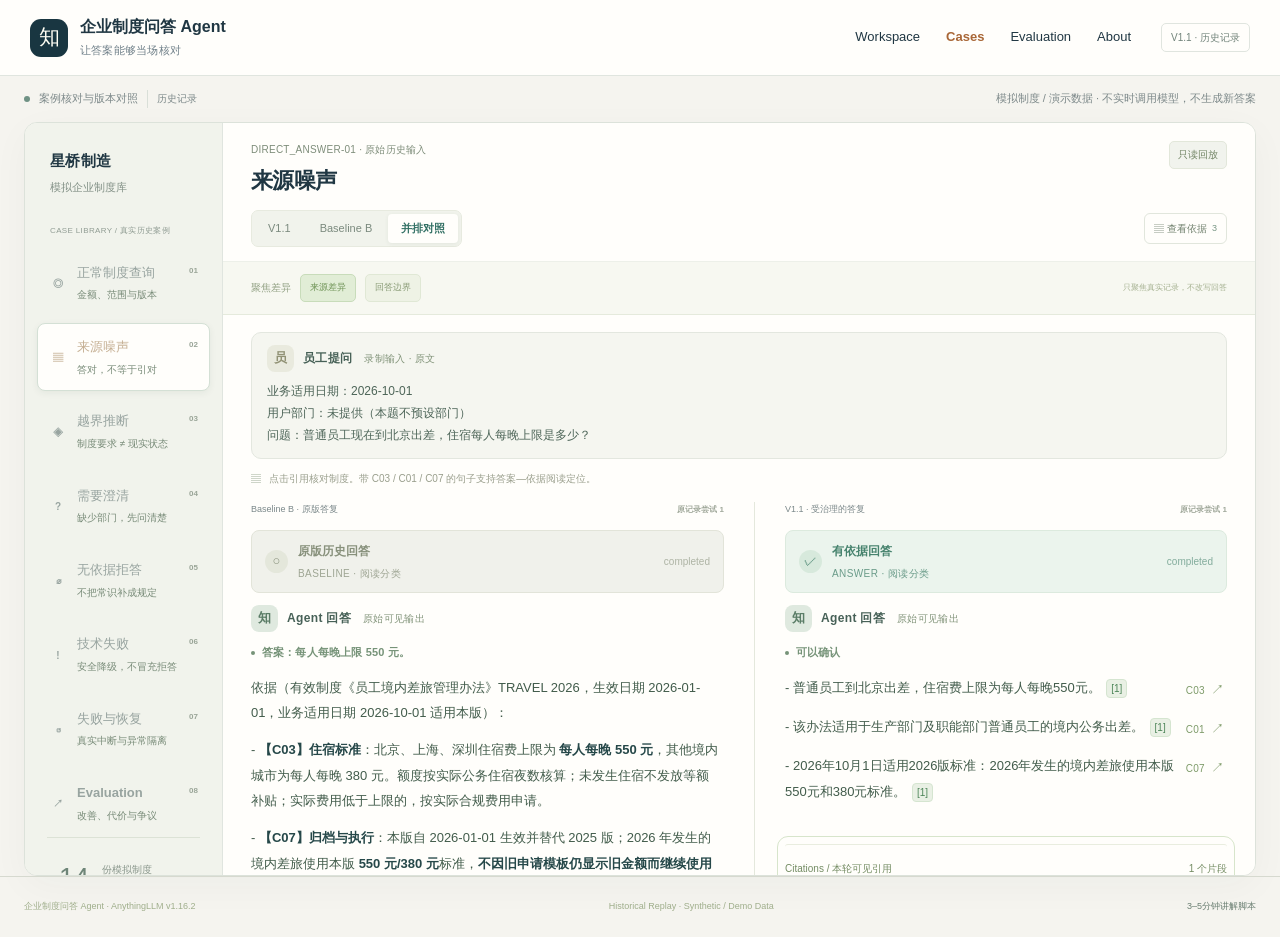
<file: demo/cases.html>
<!doctype html>
<html lang="zh-CN">
<head>
  <meta charset="utf-8"><meta name="viewport" content="width=device-width, initial-scale=1">
  <meta name="description" content="企业制度问答 Agent：在历史真实回答中点击结论与Citation，当场核对制度原文、适用范围及回答边界。">
  <title>Cases · 企业制度问答 Agent</title><link rel="stylesheet" href="styles.css"><link rel="stylesheet" href="workspace.css"><link rel="stylesheet" href="product.css">
</head>
<body class="workspace-page cases-page" data-page="cases">
  <header class="site-header"><a class="brand" href="index.html"><span class="brand-symbol" aria-hidden="true">知</span><span>企业制度问答 Agent<small>让答案能够当场核对</small></span></a><nav aria-label="主导航"><a href="index.html">Workspace</a><a href="cases.html" class="active" aria-current="page">Cases</a><a href="evaluation.html">Evaluation</a><a href="about.html">About</a></nav><span class="header-version">V1.1 · 历史记录</span></header>
  <main>
    <div class="replay-identity"><span><i aria-hidden="true"></i> 案例核对与版本对照 <b>历史记录</b></span><span>模拟制度 / 演示数据 · 不实时调用模型，不生成新答案</span></div>
    <section class="workspace" id="experience" aria-label="制度问答与证据工作区">
      <aside class="scene-rail" aria-label="历史案例导航"><div class="rail-heading"><p>星桥制造</p><span>模拟企业制度库</span></div><p class="rail-label">CASE LIBRARY / 真实历史案例</p><div class="scene-list" id="scene-list"></div><div class="rail-bottom"><div class="rail-data"><strong>14</strong><span>份模拟制度<br>6类业务场景</span></div><p>差旅 · 报销 · 请假<br>培训 · 采购 · 入场</p><a href="https://github.com/3219896344y-jpg/trusted-enterprise-policy-assistant/blob/main/docs/PRD.md" target="_blank" rel="noopener noreferrer">产品方案 ↗</a><a class="rail-about-button" href="about.html">项目与证据档案 ↗</a></div></aside>
      <section class="replay-center" aria-labelledby="scene-title"><div class="replay-header"><div><span class="case-label" id="case-label">DIRECT_ANSWER-01 · 原始历史输入</span><h1 id="scene-title">正常制度查询</h1></div><span class="read-only-badge">只读回放</span></div><div class="workspace-toolbar"><div class="mode-bar" id="mode-bar" role="group" aria-label="回放版本"><button type="button" data-mode="v1" class="active" aria-pressed="true">V1.1</button><button type="button" data-mode="baseline" aria-pressed="false">Baseline B</button><button type="button" data-mode="compare" aria-pressed="false">并排对照</button></div><button type="button" class="evidence-trigger" data-toggle-evidence>▤ 查看依据 <span id="source-counter"></span></button></div><div id="compare-focus" class="compare-focus" hidden><span>聚焦差异</span><button type="button" data-focus="sources" class="active">来源差异</button><button type="button" data-focus="boundary">回答边界</button><small>只聚焦真实记录，不改写回答</small></div><div class="replay-content" id="replay-content" aria-live="polite"><p class="loading-state">正在读取静态历史记录…</p></div></section>
      <aside class="evidence-panel" id="evidence-panel" aria-label="Citation与制度依据" tabindex="-1"><div class="evidence-header"><div><span class="eyebrow">CITATION → EVIDENCE</span><h2>核对回答依据</h2></div><button class="drawer-close" type="button" data-close-evidence aria-label="关闭证据面板">×</button></div><div class="evidence-content" id="evidence-content"></div></aside>
    </section>
    <div class="drawer-scrim" data-close-evidence hidden></div>

  </main>
  <footer class="site-footer"><span>企业制度问答 Agent · AnythingLLM v1.16.2</span><span>Historical Replay · Synthetic / Demo Data</span><a href="demo_script.md">3–5分钟讲解脚本</a></footer>
  <script src="replay_data.js"></script><script src="workspace_data.js"></script><script src="workspace.js"></script>
</body>
</html>
</file>
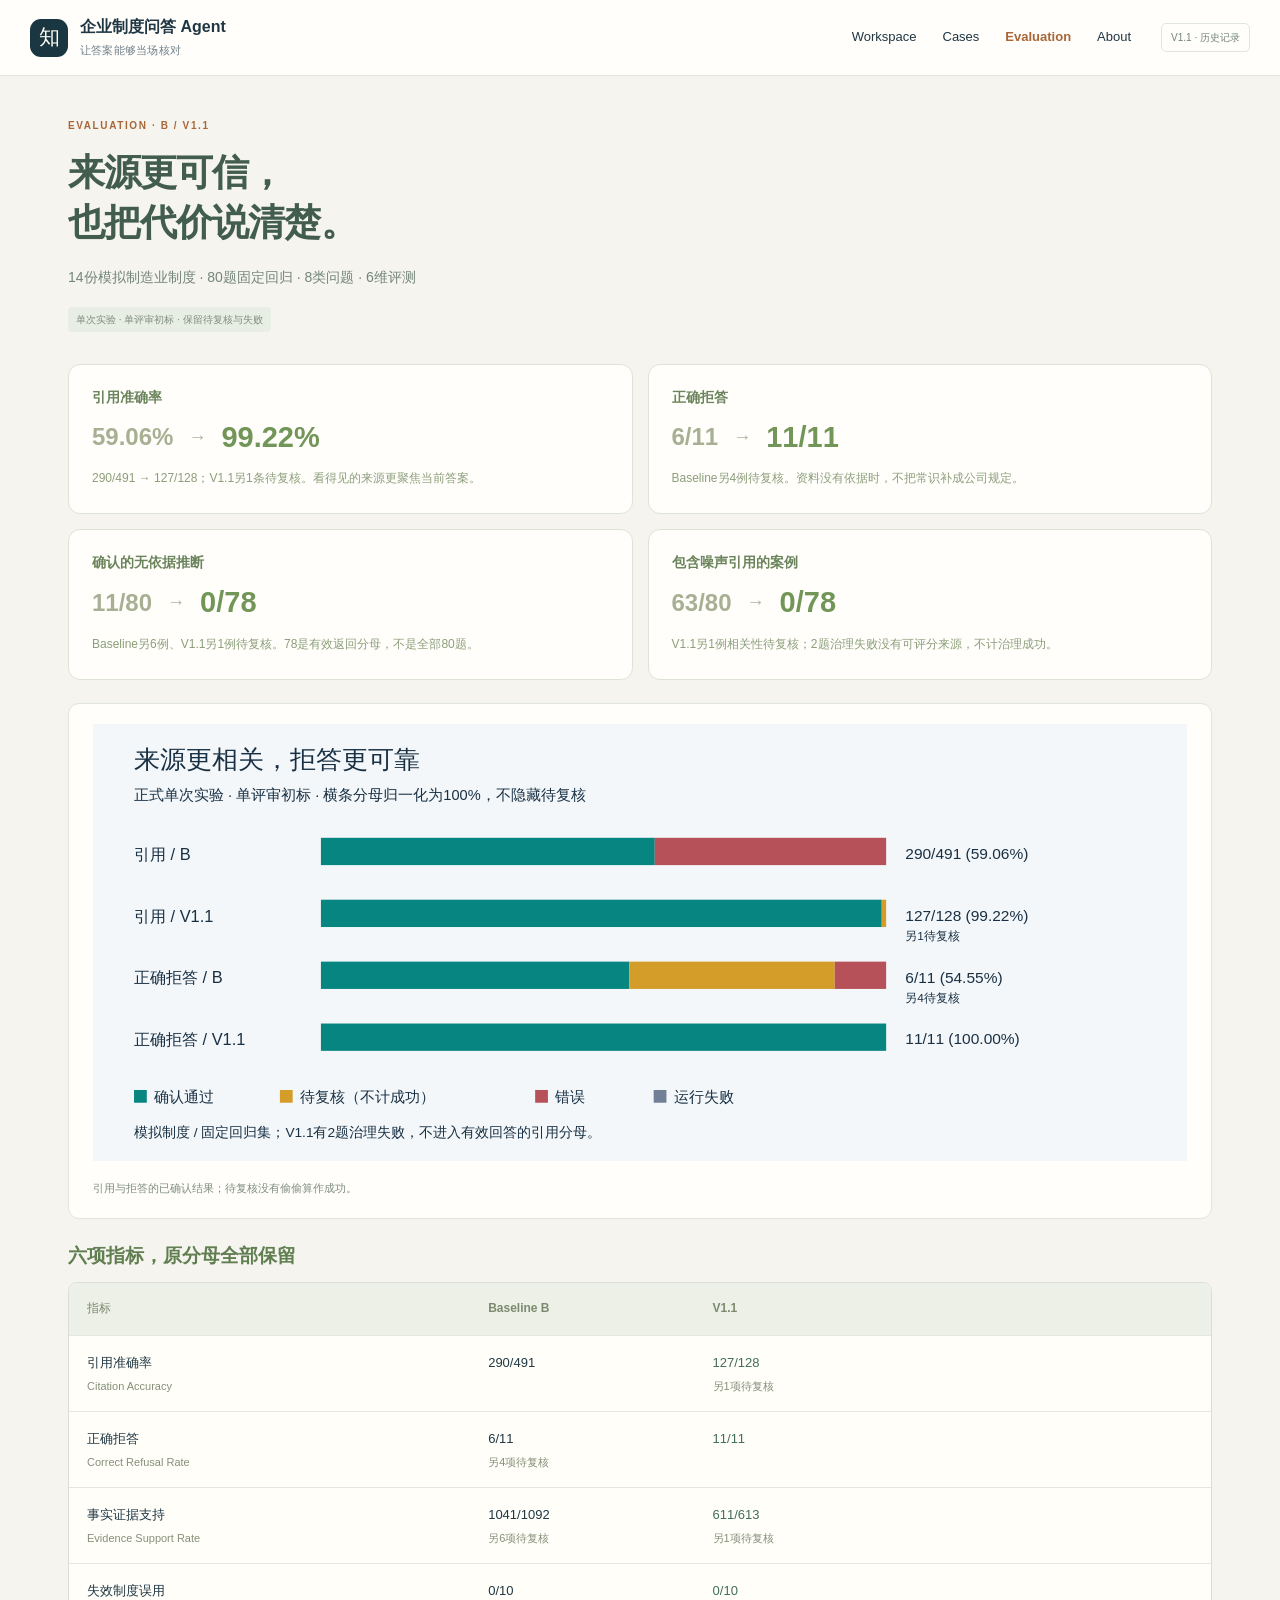
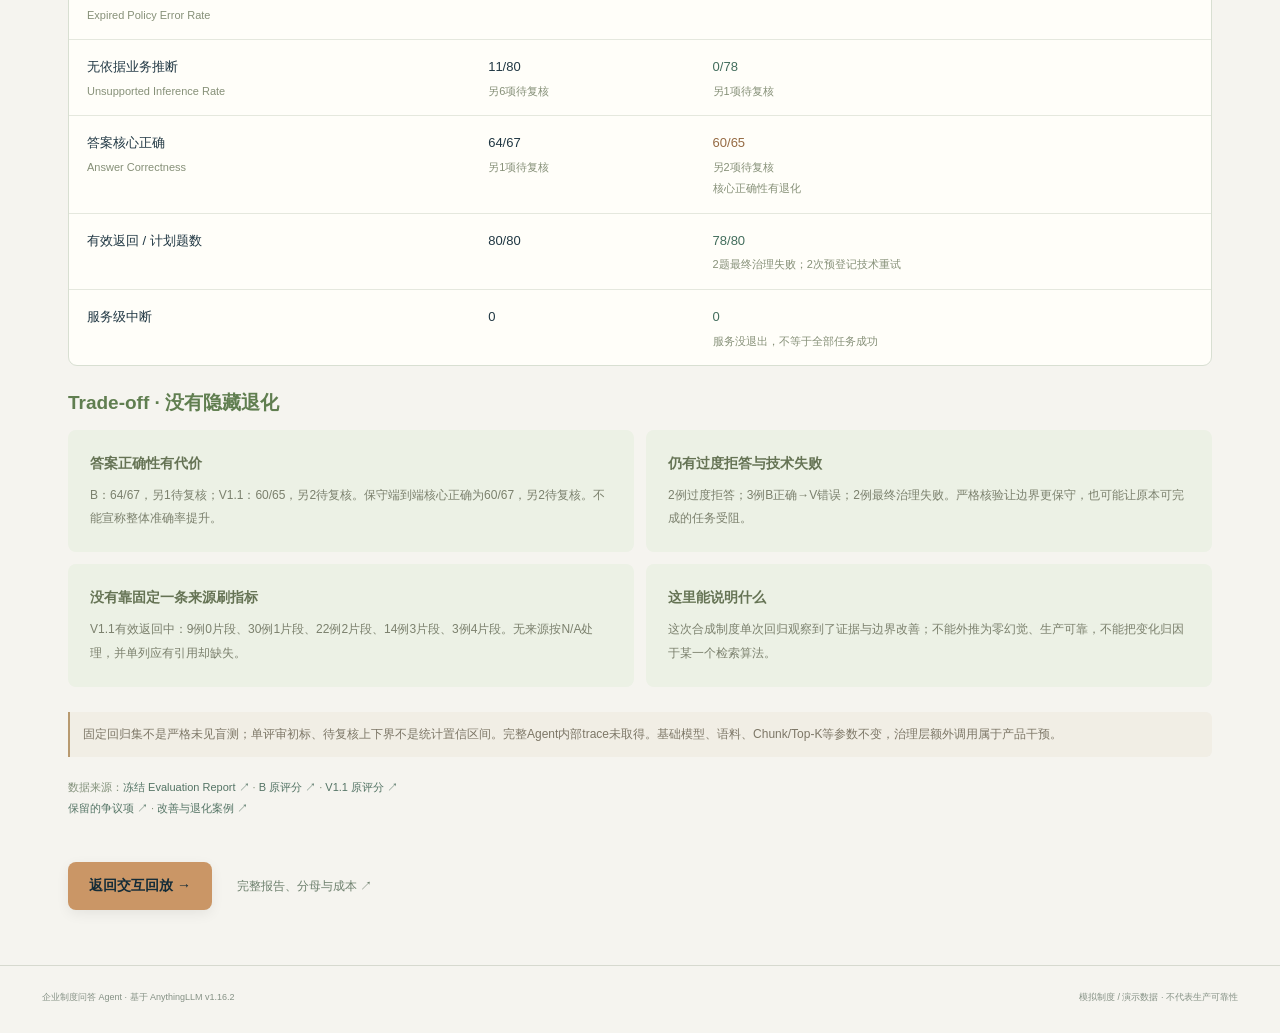
<file: demo/evaluation.html>
<!doctype html>
<html lang="zh-CN">
<head><meta charset="utf-8"><meta name="viewport" content="width=device-width, initial-scale=1"><meta name="description" content="企业制度问答 Agent：查看 Baseline B 与 V1.1 的真实冻结评测成果、退化与限制。"><title>Evaluation · 企业制度问答 Agent</title><link rel="stylesheet" href="styles.css"><link rel="stylesheet" href="workspace.css"><link rel="stylesheet" href="product.css"></head>
<body class="evaluation-page">
  <header class="site-header"><a class="brand" href="index.html"><span class="brand-symbol" aria-hidden="true">知</span><span>企业制度问答 Agent<small>让答案能够当场核对</small></span></a><nav aria-label="主导航"><a href="index.html">Workspace</a><a href="cases.html">Cases</a><a href="evaluation.html" class="active" aria-current="page">Evaluation</a><a href="about.html">About</a></nav><span class="header-version">V1.1 · 历史记录</span></header>
  <main class="evaluation-main"><div class="evaluation-intro"><p class="eyebrow">EVALUATION · B / V1.1</p><h1>来源更可信，<br>也把代价说清楚。</h1><p>14份模拟制造业制度 · 80题固定回归 · 8类问题 · 6维评测</p><span class="subtle-tag">单次实验 · 单评审初标 · 保留待复核与失败</span></div><div id="evaluation-content"></div><section class="evaluation-bottom"><a class="primary-button" href="index.html#experience">返回交互回放 →</a><a class="text-link" href="https://github.com/3219896344y-jpg/trusted-enterprise-policy-assistant/blob/main/docs/evaluation_report.md" target="_blank" rel="noopener noreferrer">完整报告、分母与成本 ↗</a></section></main>
  <footer class="site-footer"><span>企业制度问答 Agent · 基于 AnythingLLM v1.16.2</span><span>模拟制度 / 演示数据 · 不代表生产可靠性</span></footer>
  <script src="replay_data.js"></script><script src="app.js"></script>
</body>
</html>
</file>
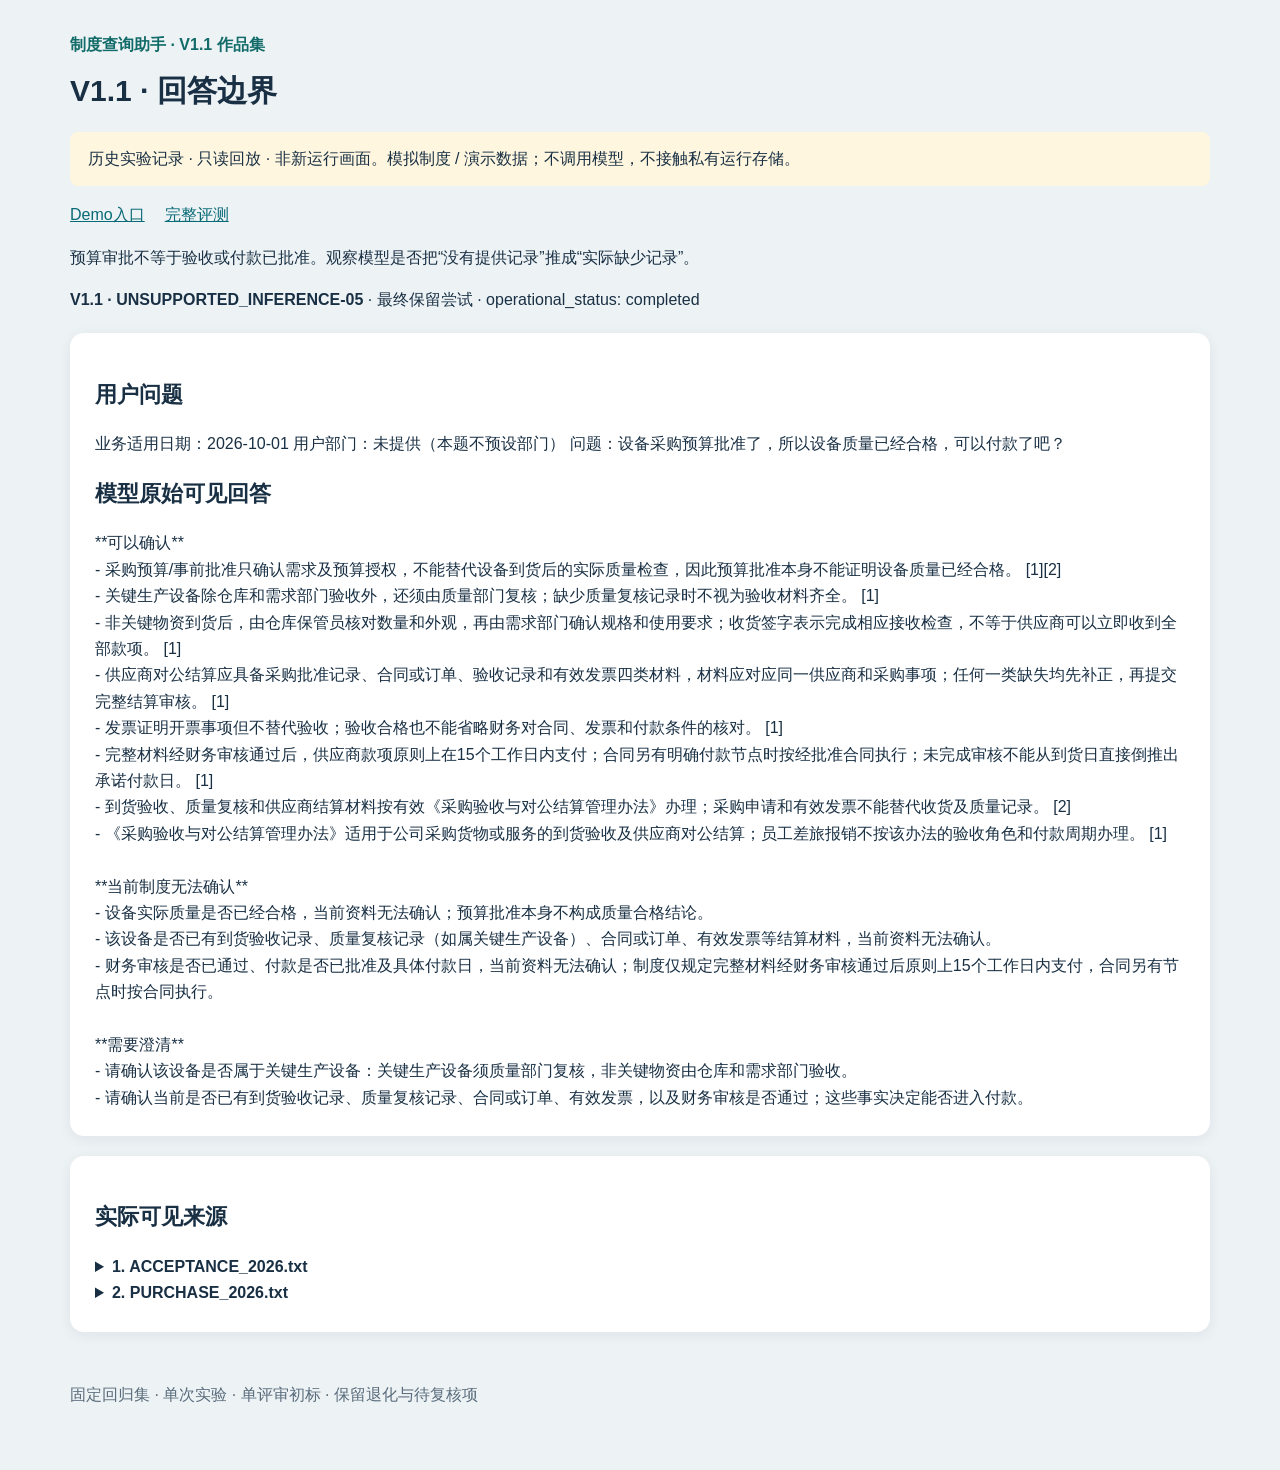
<file: demo/v1_inference.html>
<!doctype html><html lang="zh-CN"><meta charset="utf-8"><meta name="viewport" content="width=device-width,initial-scale=1"><title>V1.1 · 回答边界</title><style>body{font:16px/1.65 "Microsoft YaHei",sans-serif;background:#edf2f5;color:#193044;margin:0}main{max-width:1140px;margin:32px auto;padding:0 26px}h1{font-size:30px;margin:8px 0}h2{font-size:22px}a{color:#086a76}.badge{color:#116b68;font-weight:700}.note{background:#fff6df;padding:14px 18px;border-radius:8px}.card{background:white;padding:25px;border-radius:14px;margin:20px 0;box-shadow:0 3px 14px #1231}.answer{white-space:pre-wrap;font-family:inherit;font-size:16px}.source{white-space:pre-wrap;font-size:14px;max-height:350px;overflow:auto}summary{cursor:pointer;font-weight:bold}small{color:#5a6e7e}.nav a{margin-right:20px}footer{padding:30px 0;color:#596c7b}</style><main><div class="badge">制度查询助手 · V1.1 作品集</div><h1>V1.1 · 回答边界</h1><p class="note">历史实验记录 · 只读回放 · 非新运行画面。模拟制度 / 演示数据；不调用模型，不接触私有运行存储。</p><nav class="nav"><a href="index.html">Demo入口</a><a href="https://github.com/3219896344y-jpg/trusted-enterprise-policy-assistant/blob/main/docs/evaluation_report.md">完整评测</a></nav><p>预算审批不等于验收或付款已批准。观察模型是否把“没有提供记录”推成“实际缺少记录”。</p><p><b>V1.1 · UNSUPPORTED_INFERENCE-05</b> · 最终保留尝试 · operational_status: completed</p><section class="card"><h2>用户问题</h2><p>业务适用日期：2026-10-01
用户部门：未提供（本题不预设部门）
问题：设备采购预算批准了，所以设备质量已经合格，可以付款了吧？</p><h2>模型原始可见回答</h2><div class="answer">**可以确认**
- 采购预算/事前批准只确认需求及预算授权，不能替代设备到货后的实际质量检查，因此预算批准本身不能证明设备质量已经合格。 [1][2]
- 关键生产设备除仓库和需求部门验收外，还须由质量部门复核；缺少质量复核记录时不视为验收材料齐全。 [1]
- 非关键物资到货后，由仓库保管员核对数量和外观，再由需求部门确认规格和使用要求；收货签字表示完成相应接收检查，不等于供应商可以立即收到全部款项。 [1]
- 供应商对公结算应具备采购批准记录、合同或订单、验收记录和有效发票四类材料，材料应对应同一供应商和采购事项；任何一类缺失均先补正，再提交完整结算审核。 [1]
- 发票证明开票事项但不替代验收；验收合格也不能省略财务对合同、发票和付款条件的核对。 [1]
- 完整材料经财务审核通过后，供应商款项原则上在15个工作日内支付；合同另有明确付款节点时按经批准合同执行；未完成审核不能从到货日直接倒推出承诺付款日。 [1]
- 到货验收、质量复核和供应商结算材料按有效《采购验收与对公结算管理办法》办理；采购申请和有效发票不能替代收货及质量记录。 [2]
- 《采购验收与对公结算管理办法》适用于公司采购货物或服务的到货验收及供应商对公结算；员工差旅报销不按该办法的验收角色和付款周期办理。 [1]

**当前制度无法确认**
- 设备实际质量是否已经合格，当前资料无法确认；预算批准本身不构成质量合格结论。
- 该设备是否已有到货验收记录、质量复核记录（如属关键生产设备）、合同或订单、有效发票等结算材料，当前资料无法确认。
- 财务审核是否已通过、付款是否已批准及具体付款日，当前资料无法确认；制度仅规定完整材料经财务审核通过后原则上15个工作日内支付，合同另有节点时按合同执行。

**需要澄清**
- 请确认该设备是否属于关键生产设备：关键生产设备须质量部门复核，非关键物资由仓库和需求部门验收。
- 请确认当前是否已有到货验收记录、质量复核记录、合同或订单、有效发票，以及财务审核是否通过；这些事实决定能否进入付款。</div></section><section class="card"><h2>实际可见来源</h2><details><summary>1. ACCEPTANCE_2026.txt</summary><a href="../policy_data/raw/ACCEPTANCE_2026.txt">查看模拟制度文件</a><div class="source">采购验收与对公结算管理办法
模拟制度 / 演示数据
星桥制造有限公司（虚构）
制度编号：ACCEPTANCE；版本：2026；状态：active
生效日期：2026-01-01；失效日期：未设定
部门范围：公司各部门（业务对象以正文适用条款为准）；维护部门：采购部
文件用途：本文件为产品设计与测试虚构的普通企业制度，不代表真实企业规定、法律意见或现场作业指令。业务对象以正文适用条款为准，部门范围不构成系统访问权限。

【C01】范围与单据
本办法适用于公司采购货物或服务的到货验收及供应商对公结算，与采购需求审批制度配套使用。员工差旅报销不按本办法的验收角色和付款周期办理。经办人以采购申请及订单编号关联交付记录，分批到货时分别记录数量与日期，不能仅凭一张供应商送货单认定全部合同已经履行。

【C02】普通到货验收
非关键物资到货后，由仓库保管员核对数量和外观，再由需求部门确认规格和使用要求。收货签字表示完成相应接收检查，不等于供应商可以立即收到全部款项。数量短缺或规格不符应记录差异并通知采购经办人，不能为了赶付款日期先填写与实际不符的验收结论。

【C03】关键设备复核
关键生产设备除仓库和需求部门验收外，还须由质量部门复核；缺少质量复核记录时不视为验收材料齐全。采购事前批准的是需求及预算，不能替代设备到货后的实际质量检查。设备由供应商安排人员安装的，同时核对外协入场手续，设备验收记录不授予安装人员自由通行权限。

【C04】异常物资
验收发现不合格或数量异常时，记录异常、隔离待处理并通知采购经办人，待确认处理结果后更新记录。供应商提供说明或承诺补货不能自动改变原异常结论，需求部门也不能以生产急用直接把异常写成合格。本条不规定每一种质量缺陷的责任比例、罚款或保修期限，个案需核对合同与事实。

【C05】结算材料
供应商对公结算应具备采购批准记录、合同或订单、验收记录和有效发票四类材料，材料应对应同一供应商和采购事项。任何一类缺失均先补正，再提交完整结算审核；发票证明开票事项但不替代验收，验收合格也不能省略财务对合同、发票和付款条件的核对。

【C06】付款节奏
完整材料经财务审核通过后，供应商款项原则上在15个工作日内支付；合同另有明确付款节点时按经批准合同执行。该15个工作日不适用于员工差旅或培训报销，未完成审核不能从到货日直接倒推出承诺付款日。财务记录审核日期和实际支付信息，便于采购经办人向供应商核对状态。

【C07】档案与版本
仓库保存收货记录，需求与质量部门保存各自验收意见，采购经办人归集并与财务交接。各方对本人检查范围作出记录，不相互代填质量结论。本版从2026年1月1日起生效；使用时先区分员工报销和供应商结算，再核对业务类型、关键设备标记、合同条款及材料完整性。

【C08】分批到货跟踪
采购分批到货时，仓库逐批登记实到数量，需求及质量部门按各自职责记录检查意见，采购经办人汇总累计到货和未交付部分。财务核对合同付款节点及完整材料后办理结算，不能因为第一批已签收就把全部订单写为完成。供应商补交物资后保留补交记录与原异常之间的关系，避免异常记录被无痕覆盖。验收咨询应明确普通物资还是关键生产设备、是否分批交付、当前缺少哪一类记录；这些事实会影响需要核对的材料，不能单靠发票金额判断已具备付款条件。

文件结束｜模拟制度 / 演示数据｜条款编号用于证据定位，不表示已实现产品引用功能。
</div><small>原片段 SHA256: f72320b965a4cfa06a38eecbbb9110b0fee157e2d2375f97b51fe3f7d606904f</small></details><details><summary>2. PURCHASE_2026.txt</summary><a href="../policy_data/raw/PURCHASE_2026.txt">查看模拟制度文件</a><div class="source">采购需求与授权审批办法
模拟制度 / 演示数据
星桥制造有限公司（虚构）
制度编号：PURCHASE；版本：2026；状态：active
生效日期：2026-01-01；失效日期：未设定
部门范围：公司各部门（业务对象以正文适用条款为准）；维护部门：采购部
文件用途：本文件为产品设计与测试虚构的普通企业制度，不代表真实企业规定、法律意见或现场作业指令。业务对象以正文适用条款为准，部门范围不构成系统访问权限。

【C01】需求范围
本办法适用于生产和职能部门采购货物或服务的需求审批，员工个人费用报销不适用本流程。申请列明用途、规格、数量、含税预算、费用承担部门和期望交付时间；采购部负责协调供应商信息及订单准备。与供应商已沟通价格不等于获批下单，不能以口头沟通替代相应审批记录。

【C02】事项与金额
审批档位按同一采购事项含税总额核对，不能拆单规避门槛。同一用途的一批货物分两张订单仍应合并核对该事项总额，合同内运输、安装等费用计入同一事项。供应商调整报价导致总额跨档时重新取得对应层级批准，不能继续沿用低预算时的审批作为最终授权。

【C03】审批权限
含税总额不超过3000元，由部门负责人审批；超过3000元且不超过20000元，由部门负责人和财务负责人审批；超过20000元，由部门负责人、财务负责人和总经理审批。3000元计入第一档，20000元计入第二档；各批准应对应同一采购用途与金额，不用其他项目的授权覆盖本次需求。

【C04】询价记录
含税总额超过10000元的采购，至少取得2家供应商的书面报价；10000元本身不触发本条两家报价要求。不能取得两家报价的，提交唯一来源说明并按原金额层级审批，不能把说明当作取消审批的依据。报价记录包含供应商、规格、价格及有效期，便于审批人员核对可比性。

【C05】紧急与变更
紧急停线事项仍须先完成对应金额层级的审批，再下单；“紧急”不自动免除书面授权。规格、用途、数量或金额变化时，在原申请下记录变更并重新核对需要的审批人员。采购批准只确认需求和预算授权，不代表质量验收通过、付款已批准或供应商可直接进入厂区。

【C06】验收与付款衔接
到货验收、质量复核和供应商结算材料按有效《采购验收与对公结算管理办法》办理。采购申请和有效发票不能替代收货及质量记录；对需要入厂安装的供应商人员，另按外协入场制度办理。采购经理在订单上签字不意味着授予其绕过门岗登记、作业交底或其他现场制度的权限。

【C07】维护与版本
本版2026年1月1日生效，替代2025版的5000元和30000元门槛。采购部维护最新授权表，财务核对付款环节是否有对应批准。对同一采购事项有争议时应说明用途、总金额与订单关联后交采购部核对，问答助手可以指出适用档位，但不能代签或自动批准采购。

【C08】授权记录核对
采购部在每次正式下单前核对申请编号、最终含税总额及授权人员记录，并登记所使用制度版本。已批准订单发生增量时，按同一事项的变更后总额重新核对，不只看新增部分的金额档位。供应商名称或交付内容变化应在原事项下留存说明，避免把不同事项的报价与批准相互拼接。经办人询问审批层级时应同时提供订单关联关系，无法判断是否同一事项时先联系采购部确认；问答系统给出的档位说明不是一份具有审批效力的授权文件。

文件结束｜模拟制度 / 演示数据｜条款编号用于证据定位，不表示已实现产品引用功能。
</div><small>原片段 SHA256: 33506a16494f0057f052c3be1934360208ed762500c28fa245c10ce3f07a3534</small></details></section><footer>固定回归集 · 单次实验 · 单评审初标 · 保留退化与待复核项</footer></main></html>
</file>
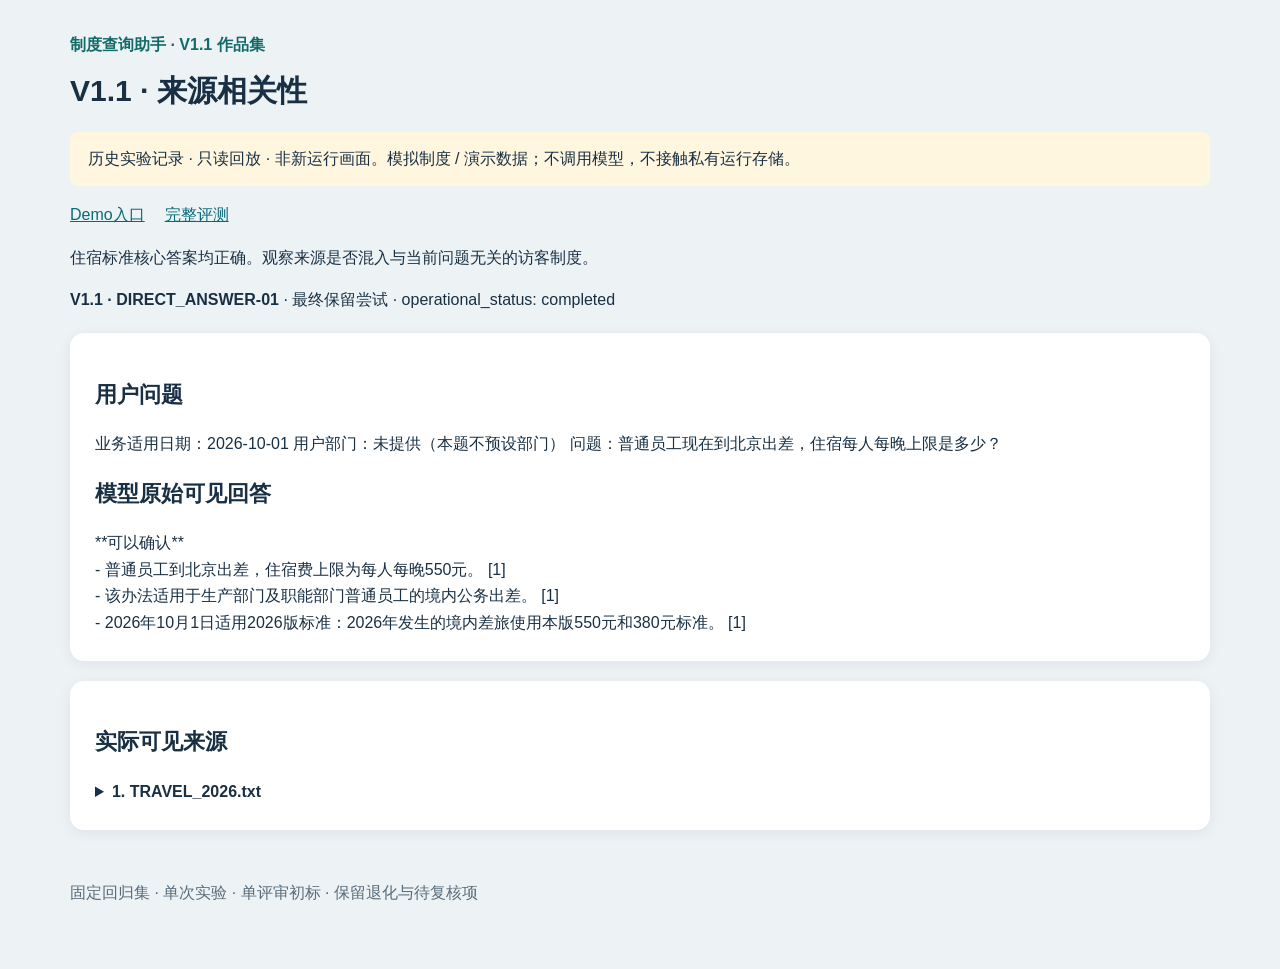
<file: demo/v1_noise.html>
<!doctype html><html lang="zh-CN"><meta charset="utf-8"><meta name="viewport" content="width=device-width,initial-scale=1"><title>V1.1 · 来源相关性</title><style>body{font:16px/1.65 "Microsoft YaHei",sans-serif;background:#edf2f5;color:#193044;margin:0}main{max-width:1140px;margin:32px auto;padding:0 26px}h1{font-size:30px;margin:8px 0}h2{font-size:22px}a{color:#086a76}.badge{color:#116b68;font-weight:700}.note{background:#fff6df;padding:14px 18px;border-radius:8px}.card{background:white;padding:25px;border-radius:14px;margin:20px 0;box-shadow:0 3px 14px #1231}.answer{white-space:pre-wrap;font-family:inherit;font-size:16px}.source{white-space:pre-wrap;font-size:14px;max-height:350px;overflow:auto}summary{cursor:pointer;font-weight:bold}small{color:#5a6e7e}.nav a{margin-right:20px}footer{padding:30px 0;color:#596c7b}</style><main><div class="badge">制度查询助手 · V1.1 作品集</div><h1>V1.1 · 来源相关性</h1><p class="note">历史实验记录 · 只读回放 · 非新运行画面。模拟制度 / 演示数据；不调用模型，不接触私有运行存储。</p><nav class="nav"><a href="index.html">Demo入口</a><a href="https://github.com/3219896344y-jpg/trusted-enterprise-policy-assistant/blob/main/docs/evaluation_report.md">完整评测</a></nav><p>住宿标准核心答案均正确。观察来源是否混入与当前问题无关的访客制度。</p><p><b>V1.1 · DIRECT_ANSWER-01</b> · 最终保留尝试 · operational_status: completed</p><section class="card"><h2>用户问题</h2><p>业务适用日期：2026-10-01
用户部门：未提供（本题不预设部门）
问题：普通员工现在到北京出差，住宿每人每晚上限是多少？</p><h2>模型原始可见回答</h2><div class="answer">**可以确认**
- 普通员工到北京出差，住宿费上限为每人每晚550元。 [1]
- 该办法适用于生产部门及职能部门普通员工的境内公务出差。 [1]
- 2026年10月1日适用2026版标准：2026年发生的境内差旅使用本版550元和380元标准。 [1]</div></section><section class="card"><h2>实际可见来源</h2><details><summary>1. TRAVEL_2026.txt</summary><a href="../policy_data/raw/TRAVEL_2026.txt">查看模拟制度文件</a><div class="source">员工境内差旅管理办法
模拟制度 / 演示数据
星桥制造有限公司（虚构）
制度编号：TRAVEL；版本：2026；状态：active
生效日期：2026-01-01；失效日期：未设定
部门范围：公司各部门（业务对象以正文适用条款为准）；维护部门：行政部
文件用途：本文件为产品设计与测试虚构的普通企业制度，不代表真实企业规定、法律意见或现场作业指令。业务对象以正文适用条款为准，部门范围不构成系统访问权限。

【C01】适用与行程登记
本办法适用于生产部门及职能部门普通员工的境内公务出差，不适用于外协人员、访客或私人旅行。申请应写明业务任务、出差城市、起止日期和费用承担部门；跨城市行程逐段登记，日期及城市变化应在原申请下更新。生产员工外出参加与岗位相关的课程，同时涉及差旅和培训时，分别按两个有效制度核对费用性质，不能把培训审批当成出差审批。

【C02】出发前审批
员工至少提前3个工作日提交出差申请，由直属主管审批。申请未完成前不按已批准行程办理公司承担的预订；紧急任务应在申请中说明原因，但本办法不设口头同意自动替代审批的流程。已批准行程的目的地或日期发生变化时，在原申请中提交变更说明，由直属主管确认后按变更行程执行。

【C03】住宿标准
北京、上海、深圳住宿费上限为每人每晚550元，其他境内城市为每人每晚380元。额度按实际公务住宿夜数核算，未发生住宿不发放等额补贴，实际费用低于上限时按实际合规费用申请。公务结束后的私人延住应与公务住宿分开列示，不能仅因同一张酒店订单就把全部住宿纳入出差费用。

【C04】交通标准
普通员工高铁报销限二等座，飞机报销限经济舱。市内公务交通凭有效票据据实申请，同时注明路线、日期和公务事由；私人游览或家属同行的交通支出不属于员工公务交通。退改签应附原订单、变更说明及退款记录，以净实际支出申请，不得同时申报已退回的原票金额。

【C05】超标审批
住宿预计超出标准时，须在预订前取得部门负责人的书面批准，批准记录列明城市、日期、原因和预计金额。直属主管审批出差只确认任务必要性，不能自动替代部门负责人的住宿超标批准。条款要求办理批准，但没有设定未获批准时的具体处罚、扣款金额或一律不予报销的处理结论，遇此类个案应提交财务核验。

【C06】跨制度交接
报销提交期限、必备材料及付款时限，统一按有效《员工费用报销管理办法》执行；发票异常按有效《费用票据核验指引》处理。住宿发票应能核对入住和离店日期，出差申请、实际行程和票据存在差异时先附解释材料。差旅标准本身不构成财务审核通过的承诺，资料完整也仍需按报销审批顺序流转。

【C07】归档与执行
行政部维护有效版本、出差申请和变更记录，财务保存费用审核材料。制度咨询应提供部门、城市及发生日期，缺少关键事实时由维护人员核对后答复。本版自2026年1月1日生效并替代2025版；2026年发生的境内差旅使用本版550元和380元标准，不因旧申请模板仍显示旧金额而继续使用旧标准。

【C08】台账核对
行政在每月第3个工作日核对上月尚未完成资料交接的出差申请，台账包括申请编号、出差人、费用承担部门、实际出发和返回日期、批准及变更记录。该台账核对日是行政的内部检查节点，不改变员工的报销提交期限；经办人不能等到月度核对后才着手收集材料。行政发现同一申请出现两个不同版本的审批说明时，应保留原记录并注明核对结论，不直接覆盖历史审批内容。业务部门收到待补清单后逐项补充实际行程信息，财务是否进入付款仍按对应有效报销流程核对。

文件结束｜模拟制度 / 演示数据｜条款编号用于证据定位，不表示已实现产品引用功能。
</div><small>原片段 SHA256: 87c2ae467ef466cb6eb0287775cbdfe2821f22332eae68e2e84199dede99cca1</small></details></section><footer>固定回归集 · 单次实验 · 单评审初标 · 保留退化与待复核项</footer></main></html>
</file>
<file: demo/styles.css>
:root{color-scheme:light;--ink:#142e3d;--navy:#132e3d;--muted:#68787e;--sand:#f4f1eb;--paper:#fffefb;--line:#dedfd8;--copper:#a96737;--teal:#246a65;--teal-soft:#eaf2ee;--warn:#98521e;--warn-soft:#fff0df;--radius:16px;--shadow:0 14px 35px rgba(18,42,53,.065)}
*{box-sizing:border-box}html{scroll-behavior:smooth;scroll-padding-top:85px}body{margin:0;background:var(--sand);color:var(--ink);font-family:"Segoe UI","PingFang SC","Microsoft YaHei",sans-serif;font-size:15px;line-height:1.7}button,a,input{font:inherit}button{cursor:pointer}a{color:inherit;text-decoration:none}a:hover{text-decoration:underline;text-underline-offset:4px}button:focus-visible,a:focus-visible,summary:focus-visible{outline:3px solid #c59059;outline-offset:3px}button{border:0}img,svg{max-width:100%;height:auto}h1,h2,h3,h4,p{margin:0}h1,h2,h3,h4{line-height:1.3}button:disabled{cursor:default}strong{font-weight:650}code{font-family:Consolas,"SFMono-Regular",monospace;font-size:.9em;overflow-wrap:anywhere}summary{cursor:pointer}.site-header{height:88px;max-width:1280px;margin:auto;display:flex;align-items:center;justify-content:space-between;padding:0 42px;gap:24px}.brand{display:flex;align-items:center;gap:12px;font-size:16px;font-weight:650;line-height:1.3}.brand-symbol{width:40px;height:40px;display:flex;align-items:center;justify-content:center;background:var(--navy);color:#f0dfc7;border-radius:10px;font-size:21px;font-family:serif;font-weight:400}.brand small{display:block;font-size:10px;letter-spacing:.03em;margin-top:5px;color:var(--muted);font-weight:400}.site-header nav{display:flex;align-items:center;gap:29px;white-space:nowrap;font-size:14px}.site-header nav a[aria-current=page]{color:var(--copper)}main{max-width:1280px;margin:auto;padding:0 42px}.hero{display:grid;grid-template-columns:1.18fr 1fr;gap:70px;align-items:center;background:var(--navy);margin:4px 0 0;padding:52px 52px 42px;border-radius:22px;color:#fffef5;position:relative;overflow:hidden}.hero::before{content:"";position:absolute;right:-70px;top:-230px;border:1px solid #ffffff12;border-radius:50%;width:630px;height:630px;pointer-events:none}.eyebrow{font-size:10px;font-weight:700;letter-spacing:.16em;color:var(--copper);line-height:1.6;margin-bottom:14px}.hero .eyebrow{color:#dbc19e;font-size:9px}.hero h1{font-size:44px;letter-spacing:-.025em;line-height:1.28;font-weight:650;margin-bottom:20px}.hero-description{font-size:16px;color:#d1dcdf;line-height:1.85;max-width:460px}.hero-actions{display:flex;align-items:center;gap:25px;margin:27px 0 24px}.primary-button{display:inline-flex;align-items:center;justify-content:center;gap:12px;background:#ca9666;color:#142c38;padding:12px 21px;border-radius:8px;font-weight:650;font-size:14px;box-shadow:0 4px 13px #0001}.primary-button:hover{background:#dfac7a;text-decoration:none}.hero-secondary{font-size:13px;color:#eff2ed}.recorded-note{font-size:11px;color:#d8dedb;line-height:1.8}.recorded-note>span:first-child{color:#a8c9bd;font-size:8px;margin-right:5px}.recorded-note>span:last-child{color:#99afb6}.trust-visual{background:#ffffff06;border:1px solid #ffffff1c;border-radius:15px;padding:22px 25px 17px;position:relative}.visual-top{display:flex;align-items:center;justify-content:space-between;font-size:10px;margin-bottom:17px}.visual-pill{color:#d8e2de;letter-spacing:.02em}.visual-dot{border:1px solid #b2c7be50;color:#c7dacf;padding:2px 8px;border-radius:5px}.visual-question{background:#faf8ee;color:var(--ink);padding:14px 16px;border-radius:9px;border-left:3px solid #cf9b6c}.small-label{display:block;font-size:10px;color:#7e8787;margin-bottom:4px}.visual-question strong{font-size:13px}.visual-path{display:flex;align-items:center;flex-direction:column;padding:16px 0 11px;font-size:12px;line-height:1.5;gap:4px}.visual-path>span{width:90%;text-align:center;padding:7px 12px}.visual-path .highlight{background:#346b6660;border:1px solid #66998f65;border-radius:7px;color:#f0f8ef}.visual-path b{font-size:12px;color:#8ca8ac;font-weight:400}.visual-path small{display:block;font-size:9px;color:#acc3c6;margin-top:2px}.visual-output{display:flex;align-items:center;gap:10px;border-top:1px solid #ffffff19;padding:13px 0 0;font-size:12px}.evidence-seal{width:27px;height:27px;background:#5f8d7b33;border-radius:50%;color:#badbc7;display:flex;align-items:center;justify-content:center}.visual-output small{display:block;font-size:8px;margin-top:4px;letter-spacing:.03em;color:#a4bbb9}.visual-footnote{color:#9ab1b7;font-size:9px;margin-top:12px}.metric-strip{display:grid;grid-template-columns:repeat(3,1fr);background:var(--paper);margin:20px 0 0;border:1px solid var(--line);border-radius:var(--radius);box-shadow:var(--shadow)}.metric-strip article{padding:22px 25px}.metric-strip article+article{border-left:1px solid var(--line)}.metric-caption{font-size:11px;font-weight:550;color:var(--muted)}.metric-strip p{display:flex;align-items:baseline;gap:10px;margin:7px 0;font-variant-numeric:tabular-nums}.metric-before{font-size:22px;color:#9a9f98;font-weight:500}.metric-arrow{font-size:18px;color:#a8a99d}.metric-strip strong{font-size:31px;color:var(--teal);font-weight:650;letter-spacing:-.025em}.metric-strip small{font-size:10px;color:#7b827d}.metric-boundary{font-size:10px;color:#7b827d;padding:9px 4px}.experience-section{margin-top:56px;scroll-margin-top:25px}.section-heading{display:flex;justify-content:space-between;align-items:flex-end;gap:20px;margin:0 0 25px}.section-heading h2{font-size:25px;font-weight:650;letter-spacing:-.015em}.section-heading>p{font-size:12px;color:var(--muted);padding-bottom:3px}.section-heading .eyebrow{margin-bottom:9px}.workspace{display:grid;grid-template-columns:177px minmax(0,1fr) 222px;align-items:start;border:1px solid #d5dbd8;border-radius:16px;box-shadow:var(--shadow);background:#f9faf6;overflow:hidden;min-height:625px}.scene-rail{padding:21px 11px 22px;border-right:1px solid var(--line);align-self:stretch;background:#eeeee6}.rail-label{font-size:10px;color:#84908b;padding:0 11px;margin-bottom:13px;letter-spacing:.1em}.scene-list{display:flex;flex-direction:column;gap:6px}.scene-button{width:100%;display:flex;text-align:left;gap:10px;align-items:flex-start;padding:12px 10px;border-radius:9px;background:transparent;color:#667772;transition:background .15s}.scene-button>span{font-size:10px;font-weight:600;padding-top:2px;color:#98a4a0}.scene-button>div{font-size:12px;font-weight:650}.scene-button small{display:block;font-size:9px;font-weight:400;margin-top:6px;color:#86918c;white-space:nowrap}.scene-button:hover{background:#e5e9e1}.scene-button.active{background:var(--navy);color:#fff;box-shadow:0 3px 7px #142e3d13}.scene-button.active>span{color:#c5af93}.scene-button.active small{color:#acbcbf}.rail-bottom{margin:47px 10px 0;border-top:1px solid #d4dad2;padding-top:15px;font-size:10px;color:#75817b}.rail-bottom strong{font-size:10px;color:#62716a}.rail-bottom p{font-size:10px;line-height:2.1;margin:8px 0}.rail-bottom a{font-size:9px;color:var(--copper)}.replay-center{min-width:0;background:var(--paper);align-self:stretch}.replay-header{display:flex;align-items:center;justify-content:space-between;gap:15px;padding:23px 24px 17px}.case-label{font-size:9px;letter-spacing:.03em;color:#7b888c;overflow-wrap:anywhere}.replay-header h3{font-size:18px;margin-top:5px;font-weight:650}.read-only-badge{font-size:9px;color:#82938e;white-space:nowrap;align-self:start;border:1px solid #dfe7df;padding:2px 7px;border-radius:4px}.mode-bar{display:flex;gap:3px;margin:0 24px 18px;padding:3px;background:#eff0ea;width:max-content;border-radius:8px}.mode-bar button{background:transparent;color:#728079;padding:6px 13px;border-radius:6px;font-size:11px}.mode-bar button:hover{background:#e5e9e3}.mode-bar button.active{background:#fffefb;box-shadow:0 2px 5px #182e3820;color:var(--ink);font-weight:650}.mode-bar[hidden]{display:none}.replay-content{padding:0 24px 26px;min-width:0}.loading-state{color:var(--muted);font-size:13px;margin-top:20px}.question-bubble{background:#edf0ea;border-radius:10px;padding:14px 16px;margin:0 0 18px}.message-label{font-size:9px;color:#718078;display:flex;align-items:center;gap:7px;margin-bottom:8px;letter-spacing:.03em}.message-label .avatar{display:inline-flex;align-items:center;justify-content:center;width:19px;height:19px;border-radius:5px;background:#dbe2d8;color:#59735f;font-size:10px}.question-text{white-space:pre-wrap;font-size:12px;line-height:1.9;color:#3c5255;overflow-wrap:anywhere}.record-columns{display:grid;gap:18px;min-width:0}.record-columns.compare{grid-template-columns:repeat(2,minmax(0,1fr));gap:12px}.record-panel{min-width:0}.record-panel+.record-panel{border-left:1px solid #dee2da;padding-left:13px}.record-group-label{font-size:11px;font-weight:650;display:flex;justify-content:space-between;align-items:center;gap:5px;padding:0 0 11px;color:#465c62}.record-group-label span{font-size:9px;color:#7b888a;font-weight:400}.agent-bubble{border:1px solid #e2e5dc;border-radius:10px;padding:15px 15px 14px;background:#fffefb}.agent-bubble .message-label{margin-bottom:12px}.agent-bubble .avatar{background:#e4ede7;color:var(--teal)}.answer-text{font-size:12px;line-height:1.95;white-space:pre-wrap;overflow-wrap:anywhere;max-height:365px;overflow-y:auto;padding-right:3px}.answer-text strong{color:#264849;font-weight:650}.inline-citation{display:inline-flex;align-items:center;justify-content:center;background:#e5f0e8;color:#266359;padding:0 4px;line-height:1.7;font-size:10px;border-radius:4px;vertical-align:baseline}.answer-text .inline-citation:hover{background:#cce3d5}.answer-meta{display:flex;flex-wrap:wrap;gap:5px;margin-top:12px;border-top:1px dashed #e1e5dd;padding-top:10px}.status-tag,.mini-tag{font-size:9px;line-height:1.6;border-radius:4px;padding:3px 7px;background:var(--teal-soft);color:var(--teal)}.status-tag.neutral{background:#f0eee8;color:#7d7c68}.status-tag.warn{background:var(--warn-soft);color:var(--warn)}.meta-caption{font-size:9px;color:#89948c;margin-top:7px}.source-list{margin-top:14px}.source-label{font-size:10px;color:#6c7e76;display:flex;justify-content:space-between;align-items:center;margin:0 0 8px}.source-label strong{font-weight:550}.source-chip-list{display:flex;flex-wrap:wrap;gap:6px;margin-bottom:11px}.source-chip{display:inline-flex;align-items:center;gap:5px;background:#f0f3ed;border:1px solid #dce3d8;color:#526a60;font-size:9px;border-radius:5px;padding:4px 6px;max-width:100%;text-align:left;overflow-wrap:anywhere}.source-chip.noise{background:#fff5e9;border-color:#ecd6b9;color:#976038}.source-chip:hover{background:#e2ecdf}.source-detail{border:1px solid #dce4d9;border-radius:8px;margin:8px 0;background:#f9faf5;overflow:hidden}.source-detail[open]{border-color:#b9cfc2}.source-detail>summary{padding:11px 12px;list-style:none;display:flex;align-items:start;gap:9px;font-size:11px;color:#3c5d55;position:relative}.source-detail>summary::after{content:"+";margin-left:auto;color:#7c9183;font-size:15px;line-height:1.2}.source-detail[open]>summary::after{content:"−"}.source-number{font-size:9px;color:#5f8071;border:1px solid #cddcce;border-radius:4px;min-width:21px;text-align:center;line-height:1.9}.source-summary-main{min-width:0;flex:1}.source-title{display:block;font-size:11px;font-weight:650;line-height:1.6;overflow-wrap:anywhere}.source-summary-meta{display:flex;flex-wrap:wrap;gap:4px;margin-top:5px;font-size:9px;color:#7a8c80}.version-state{background:#e4eee3;color:#54725d;border-radius:3px;padding:0 4px}.version-state.expired{background:#efe7da;color:#9a7551}.source-body{padding:0 12px 13px}.source-fact-grid{display:grid;grid-template-columns:repeat(2,minmax(0,1fr));gap:6px;background:#eff2e9;padding:8px;border-radius:5px;font-size:9px;color:#74806c;margin-bottom:9px}.source-fact-grid strong{display:block;font-size:9px;font-weight:550;color:#547267;overflow-wrap:anywhere}.rating-note{font-size:9px;line-height:1.7;color:#758279;background:#eef1e8;padding:8px;border-radius:5px;margin-bottom:9px}.rating-note.noise{color:#946542;background:#fff2e2}.excerpt-title{font-size:9px;color:#77877a;margin:8px 0;font-weight:600}.source-fragment,.source-fulltext,.raw-text{margin:0;white-space:pre-wrap;overflow-wrap:anywhere;font:10px/1.9 "Segoe UI","PingFang SC","Microsoft YaHei",sans-serif;background:#fffef8;border:1px solid #e5e6db;padding:11px;border-radius:6px;color:#536360;max-height:260px;overflow-y:auto}.source-fulltext{max-height:330px}.full-policy{margin-top:11px}.full-policy>summary{font-size:10px;color:#567269;padding:5px 0}.provenance{margin-top:9px;font-size:9px;color:#819183;overflow-wrap:anywhere;line-height:1.8}.provenance summary{color:#708576;font-size:9px}.raw-answer{margin-top:10px}.raw-answer>summary{font-size:9px;color:#8a968f}.raw-text{margin-top:7px}.no-source{font-size:10px;color:#859084;padding:9px 0}.compare .answer-text{font-size:11px}.compare .source-fact-grid{grid-template-columns:1fr}.record-footer{border-top:1px solid #e7e9df;padding-top:12px;margin-top:17px;font-size:9px;color:#8a938c;line-height:1.85;overflow-wrap:anywhere}.watch-panel{padding:23px 19px 23px;background:#f6f5ed;border-left:1px solid var(--line);align-self:stretch}.watch-eyebrow{font-size:9px;letter-spacing:.12em;color:var(--copper)}.watch-panel h4{font-size:14px;margin:8px 0 21px}.watch-item{margin:0 0 17px}.watch-item>span{font-size:9px;color:#8a948b;display:block;margin-bottom:6px}.watch-item p{font-size:11px;line-height:1.9;color:#63726c;overflow-wrap:anywhere}.watch-item.result{border-left:2px solid #80a496;padding:8px 0 8px 10px;background:#eaf0e760;border-radius:0 4px 4px 0}.watch-item.result span{color:#688a7a}.watch-evidence{border-top:1px solid #e0e4da;padding-top:15px;margin-top:21px}.watch-evidence p{font-size:9px;line-height:1.85;color:#86918a}.watch-evidence a{font-size:10px;color:#567769;display:block;margin-top:8px}.watch-evidence small{font-size:8px;color:#87978d;display:block;margin-top:8px;line-height:1.8}.product-work{display:grid;grid-template-columns:1fr 1.25fr;gap:78px;padding:65px 3px 55px;align-items:start}.product-work h2{font-size:26px;line-height:1.5}.product-work>div>p:last-child{color:var(--muted);font-size:13px;margin-top:17px;line-height:1.95;max-width:410px}.work-grid{display:grid;grid-template-columns:repeat(2,minmax(0,1fr));gap:12px}.work-grid a{border-top:1px solid #c7cfc6;padding:17px 0 10px;display:flex;flex-direction:column;gap:9px}.work-grid a:hover{color:var(--teal);text-decoration:none}.work-grid span{font-size:9px;color:#9b886e}.work-grid strong{font-size:14px;font-weight:600}.work-grid small{font-size:10px;color:#7d8d84}.evidence-archive{display:grid;grid-template-columns:1fr 1.15fr;align-items:start;gap:60px;padding:32px 3px 48px;border-top:1px solid var(--line)}.evidence-archive h2{font-size:19px}.evidence-archive p{font-size:11px;color:var(--muted);margin-top:11px}.evidence-archive summary{font-size:12px;color:#6c7e73;padding:5px 0 12px}.archive-links{display:grid;grid-template-columns:repeat(2,minmax(0,1fr));gap:10px;font-size:11px;color:#687f71}.site-footer{max-width:1280px;margin:auto;padding:24px 42px 28px;border-top:1px solid #d6d9cf;display:flex;justify-content:space-between;gap:15px;flex-wrap:wrap;font-size:9px;color:#859185}.site-footer a{color:#687d70}.reliability-lead{font-size:13px;color:#5d7066;line-height:1.9;margin-bottom:20px}.failure-callout{background:#fff1e0;border:1px solid #e7d8c4;border-radius:8px;padding:13px 15px;margin-bottom:17px;color:#8d613e;font-size:11px;line-height:1.9}.failure-callout strong{display:block;font-size:12px;margin-bottom:5px}.timeline{display:flex;flex-direction:column;gap:0}.timeline-step{display:grid;grid-template-columns:30px 1fr;gap:11px;padding-bottom:20px;position:relative}.timeline-step:not(:last-child)::before{content:"";position:absolute;left:14px;top:27px;bottom:0;width:1px;background:#cfdacf}.step-no{width:29px;height:29px;border-radius:50%;background:#e8ede3;border:1px solid #d4dfcf;display:flex;align-items:center;justify-content:center;color:#637960;font-size:10px;z-index:1}.timeline-step:first-child .step-no{background:#fff1df;color:#9b673c;border-color:#e7d2b1}.step-title{font-size:13px;font-weight:600;margin:1px 0 8px}.step-text{font-size:11px;line-height:1.9;color:#66776b}.failure-details{margin:16px 0;font-size:10px;color:#607b6b}.failure-details summary{padding:8px 0}.reliability-stats{display:grid;grid-template-columns:repeat(3,minmax(0,1fr));gap:9px;margin:20px 0}.reliability-stats article{background:#eaf0e5;border-radius:8px;padding:12px;text-align:center}.reliability-stats strong{font-size:21px;display:block;color:var(--teal);line-height:1.4}.reliability-stats small{font-size:9px;color:#7c8c7c;line-height:1.8}.limit-note{background:#f1eee5;border-left:2px solid #b89a70;padding:11px 13px;font-size:10px;color:#7d7767;line-height:1.9;border-radius:0 6px 6px 0;margin:15px 0}.evaluation-intro{padding:54px 0 32px}.evaluation-intro h1{font-size:43px;line-height:1.35;margin:0 0 18px;letter-spacing:-.025em}.evaluation-intro>p:not(.eyebrow){font-size:14px;color:#748579}.subtle-tag{display:inline-block;font-size:10px;color:#7f8c7d;background:#e9eee4;padding:4px 8px;border-radius:4px;margin-top:17px}.evaluation-page main{max-width:1100px}.evaluation-summary{display:grid;grid-template-columns:repeat(2,minmax(0,1fr));gap:15px;margin-bottom:23px}.evaluation-summary article{background:var(--paper);border:1px solid #dce1d5;border-radius:12px;padding:20px}.evaluation-summary h4{font-size:12px;margin-bottom:11px;color:#53675c}.evaluation-summary .big-change{display:flex;align-items:center;gap:15px;font-size:24px;font-weight:600;color:var(--teal);line-height:1.4}.evaluation-summary .big-change .old{font-size:20px;color:#9d9e90}.evaluation-summary .big-change .arrow{font-size:18px;color:#b0ad9a}.evaluation-summary small{display:block;font-size:10px;line-height:1.9;color:#86907d;margin-top:10px}.evaluation-chart{margin:17px 0 25px;border-radius:11px;background:#fffefb;padding:20px 24px;border:1px solid var(--line)}.evaluation-chart figcaption{font-size:11px;color:#7f8d7d;margin-top:10px}.evaluation-section{margin:25px 0}.evaluation-section h4{font-size:16px;margin:0 0 14px}.evaluation-section p{font-size:12px;color:#6b7c6d;line-height:1.95}.evaluation-table-wrap{border:1px solid #d8dfd2;border-radius:9px;overflow:auto;background:#fffef9}.evaluation-table{width:100%;border-collapse:collapse;font-size:11px;line-height:1.8;min-width:410px}.evaluation-table th{color:#7c896f;font-size:10px;font-weight:550;background:#edf0e6}.evaluation-table th,.evaluation-table td{padding:11px 14px;text-align:left;border-bottom:1px solid #e5e8de;vertical-align:top}.evaluation-table tr:last-child td{border-bottom:0}.evaluation-table td:last-child{color:#426d5c}.evaluation-table small{font-size:9px;color:#869078;display:block;margin-top:3px}.evaluation-table .tradeoff-row td:last-child{color:#956a43}.tradeoff-grid{display:grid;grid-template-columns:repeat(2,minmax(0,1fr));gap:12px}.tradeoff-item{background:#ebece2;padding:15px 16px;border-radius:8px}.tradeoff-item strong{font-size:12px;color:#657354;display:block;margin-bottom:8px}.tradeoff-item p{font-size:11px;line-height:1.9;color:#7b806d}.evaluation-source{font-size:10px;color:#83917b;margin:20px 0;line-height:1.9;overflow-wrap:anywhere}.evaluation-source a{color:#547465}.evaluation-bottom{display:flex;align-items:center;gap:25px;padding:23px 0 55px}.text-link{font-size:12px;color:#6c7f6c}.inline-evaluation .evaluation-summary{gap:10px}.inline-evaluation .evaluation-summary article{padding:14px}.inline-evaluation .big-change{font-size:20px;gap:9px}.inline-evaluation .big-change .old{font-size:17px}.inline-evaluation .evaluation-chart{padding:12px}.inline-evaluation .evaluation-table th,.inline-evaluation .evaluation-table td{padding:9px}.inline-evaluation .tradeoff-grid{grid-template-columns:1fr}.inline-evaluation .evaluation-section h4{font-size:14px}.record-data-error{padding:30px;color:#8b6b45;font-size:12px;background:#fbf4e8;border-radius:8px;line-height:1.9}
.replay-action-bar{display:flex;align-items:center;justify-content:space-between;gap:12px;margin:-4px 0 20px}.replay-action-bar>span{font-size:9px;color:#8a968d}.replay-question-button{background:#e9eee4;border:1px solid #d2dfca;color:#527c62;border-radius:6px;padding:7px 10px;font-size:10px;white-space:nowrap}.replay-question-button:hover{background:#dce9d6}.record-preview{border:1px dashed #cedccc;background:#f6f8f1;border-radius:10px;padding:27px 20px;margin:0 0 30px;color:#6b8270;text-align:center}.record-preview>span{display:block;font-size:24px;color:#96aa91;margin-bottom:9px}.record-preview strong{font-size:13px;font-weight:550;display:block}.record-preview p{font-size:10px;line-height:1.9;color:#8a9682;margin-top:10px}
@media(min-width:761px){.hero{padding:32px 44px 30px;gap:53px}.trust-visual{padding:17px 21px 13px}.visual-top{margin-bottom:10px}.visual-question{padding:11px 13px}.visual-path{padding:9px 0 7px;gap:1px}.visual-path>span{padding:5px 10px}.visual-output{padding-top:10px}.visual-footnote{margin-top:8px}.hero-actions{margin:22px 0 19px}.metric-strip article{padding-top:18px;padding-bottom:18px}}
@media(min-width:1600px){main,.site-header,.site-footer{max-width:1360px}.hero{gap:70px;padding:38px 54px}.workspace{grid-template-columns:188px minmax(0,1fr) 241px}}
@media(max-width:1100px){main{padding:0 25px}.site-header{padding:0 25px}.hero{gap:35px;padding:38px}.hero h1{font-size:37px}.hero-description{font-size:14px}.workspace{grid-template-columns:159px minmax(0,1fr)}.watch-panel{grid-column:1/-1;display:grid;grid-template-columns:repeat(4,minmax(0,1fr));gap:15px;border-top:1px solid var(--line);border-left:0;padding:22px}.watch-eyebrow,.watch-panel h4{grid-column:1/-1;margin:0}.watch-panel h4{margin-bottom:3px}.watch-item{margin:0}.watch-evidence{grid-column:1/-1;margin:0;display:flex;flex-wrap:wrap;align-items:center;gap:15px;padding-top:10px}.watch-evidence p,.watch-evidence small,.watch-evidence a{margin:0}.metric-strip article{padding:20px}.metric-strip strong{font-size:27px}.metric-before{font-size:20px}.product-work{gap:40px}.site-footer{padding-left:25px;padding-right:25px}}
@media(max-width:760px){html{scroll-padding-top:20px}main{padding:0 17px}.site-header{height:auto;min-height:85px;padding:19px 17px;align-items:start;gap:10px}.brand{font-size:13px;gap:8px}.brand-symbol{width:33px;height:33px;font-size:18px;border-radius:7px}.brand small{font-size:8px;letter-spacing:0}.site-header nav{gap:13px;font-size:11px;padding-top:7px}.hero{grid-template-columns:1fr;padding:31px 28px;gap:27px;border-radius:15px}.hero h1{font-size:36px;margin-bottom:16px}.hero-description{font-size:14px}.hero-actions{margin:20px 0;gap:20px}.hero .eyebrow{font-size:8px}.trust-visual{max-width:500px;width:100%;padding:17px 21px}.visual-path{padding:12px 0 9px;gap:1px}.visual-path>span{padding:6px 10px}.visual-question{padding:11px 13px}.visual-output{padding-top:10px}.visual-footnote{margin-top:8px}.metric-strip{grid-template-columns:1fr;margin-top:14px;border-radius:12px}.metric-strip article{padding:17px 20px;display:grid;grid-template-columns:1.15fr 1fr;column-gap:8px;align-items:center}.metric-strip article+article{border-left:0;border-top:1px solid var(--line)}.metric-caption{font-size:10px}.metric-strip p{margin:0;justify-content:flex-end;gap:7px}.metric-strip strong{font-size:25px}.metric-before{font-size:18px}.metric-strip small{grid-column:1/-1;font-size:9px;margin-top:3px}.metric-boundary{font-size:9px;line-height:1.9;padding:9px 2px}.experience-section{margin-top:32px}.section-heading{display:block;margin-bottom:16px}.section-heading h2{font-size:21px;line-height:1.5}.section-heading>p{font-size:11px;margin-top:10px}.section-heading .eyebrow{font-size:9px;margin-bottom:7px}.workspace{grid-template-columns:1fr;border-radius:12px;overflow:hidden}.scene-rail{border-right:0;border-bottom:1px solid var(--line);padding:12px 10px 10px}.rail-label{display:none}.scene-list{display:grid;grid-template-columns:repeat(3,minmax(0,1fr));gap:6px}.scene-button{padding:9px 8px;gap:6px;align-items:center}.scene-button>div{font-size:10px}.scene-button>span{font-size:9px;padding:0}.scene-button small{display:none}.scene-button.active{box-shadow:none}.rail-bottom{display:none}.replay-header{padding:17px 17px 12px}.replay-header h3{font-size:17px}.case-label{font-size:8px}.mode-bar{margin:0 17px 16px}.mode-bar button{font-size:10px;padding:6px 11px}.replay-content{padding:0 17px 23px}.question-bubble{padding:12px 13px}.question-text{font-size:11px}.record-columns.compare{grid-template-columns:1fr;gap:23px}.record-panel+.record-panel{border-left:0;border-top:1px solid #d6ded2;padding:17px 0 0}.answer-text,.compare .answer-text{font-size:12px;max-height:330px}.watch-panel{grid-template-columns:repeat(2,minmax(0,1fr));gap:13px;padding:19px 17px}.watch-panel h4{font-size:13px;margin-bottom:5px}.watch-item p{font-size:10px}.watch-item>span{font-size:8px}.watch-evidence{display:block}.watch-evidence a{margin-top:7px}.watch-evidence small{margin-top:7px}.source-fact-grid{grid-template-columns:repeat(2,minmax(0,1fr))}.source-detail>summary{font-size:10px}.source-fragment,.source-fulltext{font-size:10px;line-height:1.9}.product-work{grid-template-columns:1fr;gap:25px;padding:38px 2px 35px}.product-work h2{font-size:23px}.product-work>div>p:last-child{font-size:12px;margin-top:13px}.work-grid{gap:9px 20px}.work-grid strong{font-size:12px}.work-grid span{font-size:8px}.work-grid small{font-size:9px}.evidence-archive{grid-template-columns:1fr;gap:18px;padding:26px 2px 32px}.evidence-archive h2{font-size:17px}.archive-links{font-size:10px}.site-footer{font-size:8px;padding:22px 17px;display:block;line-height:2.1}.site-footer span,.site-footer a{display:block}.reliability-stats{gap:6px}.reliability-stats article{padding:10px 7px}.reliability-stats strong{font-size:19px}.reliability-stats small{font-size:8px}.step-title{font-size:12px}.step-text{font-size:11px}.evaluation-intro{padding-top:32px}.evaluation-intro h1{font-size:34px}.evaluation-intro>p:not(.eyebrow){font-size:11px;line-height:1.9}.subtle-tag{font-size:9px}.evaluation-summary{grid-template-columns:1fr;gap:10px}.evaluation-summary article{padding:17px}.evaluation-summary h4{font-size:11px}.evaluation-summary .big-change{font-size:26px}.evaluation-summary .big-change .old{font-size:22px}.evaluation-summary small{font-size:9px}.evaluation-chart{padding:14px;margin:15px 0 22px}.tradeoff-grid{grid-template-columns:1fr}.evaluation-bottom{display:flex;flex-wrap:wrap;gap:15px;padding:19px 0 35px}.evaluation-section h4{font-size:15px}.evaluation-table{font-size:10px}.evaluation-table th,.evaluation-table td{padding:10px 11px}.evaluation-source{font-size:9px}.inline-evaluation .evaluation-summary{grid-template-columns:1fr}.inline-evaluation .evaluation-table-wrap{margin-left:0;margin-right:0}.inline-evaluation .big-change{font-size:23px}.inline-evaluation .evaluation-chart{padding:8px}}
@media(prefers-reduced-motion:reduce){html{scroll-behavior:auto}*{transition:none!important}}
@media(max-width:760px){.replay-action-bar{align-items:flex-start;flex-direction:column;gap:8px;margin-bottom:18px}.replay-question-button{font-size:10px;padding:8px 11px}.record-preview{padding:22px 15px}.hero h1{font-size:32px}}
</file>
<file: demo/workspace.css>
/* Evidence-first workspace. All motion expresses focus or an existing record. */
:root{--ink:#203743;--navy:#193641;--muted:#71818a;--sand:#f5f4ef;--paper:#fffefb;--line:#e0e5df;--teal:#377c71;--teal-soft:#e8f2ee;--warn:#a87325;--warn-soft:#fcf2df;--red:#a64c49;--red-soft:#fcf0ed;--shadow:0 10px 38px rgba(26,47,55,.035)}
.workspace-page{background:var(--sand);font-size:14px;line-height:1.75}.workspace-page main{max-width:1720px;padding:0 24px}.workspace-page .site-header,.evaluation-page .site-header{max-width:none;height:76px;padding:0 30px;border-bottom:1px solid var(--line);background:#fffefb;gap:30px}.site-header .brand{font-size:16px;white-space:nowrap}.site-header .brand-symbol{background:var(--navy);color:#fffef4;width:38px;height:38px;border-radius:11px}.site-header .brand small{font-size:11px;letter-spacing:.02em}.site-header nav{font-size:13px;gap:26px;margin-left:auto}.site-header nav .active{color:var(--teal);font-weight:650}.header-version{font-size:10px;padding:5px 9px;border:1px solid var(--line);border-radius:5px;color:#72847b;white-space:nowrap}.workspace-page button{transition:background .17s ease,box-shadow .17s ease,transform .17s ease}.workspace-page button:hover{box-shadow:0 2px 6px rgba(37,65,58,.045)}.workspace-page button:active{transform:translateY(1px)}.workspace-page button:focus-visible,.workspace-page a:focus-visible,.workspace-page [role=button]:focus-visible{outline:2px solid var(--teal);outline-offset:3px}.replay-identity{display:flex;justify-content:space-between;align-items:center;font-size:11px;gap:20px;min-height:46px;color:#7d898a}.replay-identity>span:first-child{display:flex;gap:9px;align-items:center}.replay-identity i{width:6px;height:6px;border-radius:50%;background:#6f9184}.replay-identity b{font-size:10px;font-weight:500;border-left:1px solid #d9dfd8;padding-left:9px}.workspace-page .workspace{display:grid;grid-template-columns:198px minmax(0,1fr) 348px;border:1px solid #dce2da;border-radius:13px;background:var(--paper);height:calc(100dvh - 146px);min-height:540px;box-shadow:var(--shadow);overflow:hidden}.workspace-page .scene-rail{background:#f1f3ec;border-right:1px solid var(--line);padding:25px 12px 16px;display:flex;flex-direction:column;min-height:0}.rail-heading{padding:0 13px 26px}.rail-heading p{font-size:15px;font-weight:650;letter-spacing:.02em}.rail-heading span{display:block;font-size:11px;color:#839187;margin-top:4px}.workspace-page .rail-label{font-size:8px;letter-spacing:.045em;color:#919d94;padding:0 13px;margin-bottom:11px}.workspace-page .scene-list{display:flex;flex-direction:column;gap:6px}.workspace-page .scene-button{display:flex;align-items:center;text-align:left;gap:10px;padding:12px 11px;border-radius:8px;background:transparent;color:#6b7d74;width:100%;border:1px solid transparent;position:relative}.workspace-page .scene-button:hover{background:#e9eee3}.workspace-page .scene-button.active{background:#fffefb;border-color:#d4e0d5;box-shadow:0 2px 7px #213c3010;color:var(--teal)}.scene-icon{font-size:16px;width:18px;text-align:center;color:#728b7b}.workspace-page .scene-button .scene-label{font-size:13px;font-weight:550;line-height:1.45;flex:1}.workspace-page .scene-button small{display:block;font-size:9px;font-weight:400;color:#8a978c;margin-top:5px;white-space:normal}.workspace-page .scene-button .scene-number{font-size:8px;color:#9aa598;align-self:flex-start}.workspace-page .rail-bottom{margin-top:auto;border-top:1px solid #dce2d6;padding:17px 12px 0;font-size:10px;color:#8a978c}.rail-data{display:flex;align-items:center;gap:13px;margin-bottom:9px}.rail-data strong{font-size:27px;font-weight:500;color:#6e8578}.rail-data span{font-size:10px;line-height:1.8}.workspace-page .rail-bottom p{line-height:2;margin-bottom:11px}.workspace-page .rail-bottom a{font-size:11px;color:var(--teal)}.rail-about-button{background:none;color:#869282;font-size:9px;display:block;margin-top:10px;padding:0}.workspace-page .replay-center{display:flex;flex-direction:column;min-width:0;min-height:0;overflow:hidden}.workspace-page .replay-header{padding:24px 28px 18px;display:flex;align-items:center;justify-content:space-between;gap:20px}.workspace-page .replay-header h1{font-size:22px;font-weight:650;letter-spacing:-.025em;line-height:1.4}.workspace-page .case-label{font-size:9px;color:#96a094;letter-spacing:.025em;display:block;margin-bottom:7px}.workspace-page .read-only-badge{font-size:9px;padding:4px 8px;background:#f1f3ed;color:#889784;border-radius:5px;border:1px solid #e2e7da;white-space:nowrap}.workspace-toolbar{padding:0 28px 19px;display:flex;align-items:center;justify-content:space-between;gap:12px;border-bottom:1px solid #edf0e9}.workspace-page .mode-bar{display:flex;gap:3px;padding:3px;background:#f1f3ec;border:1px solid #e7eadf;border-radius:7px;margin:0;width:auto}.workspace-page .mode-bar button{padding:6px 13px;font-size:11px;line-height:1.5;background:transparent;color:#7b8a7e;border-radius:4px;white-space:nowrap}.workspace-page .mode-bar button.active{background:#fffefb;color:#327064;box-shadow:0 1px 4px #29443112;border:0}.evidence-trigger{display:flex;align-items:center;gap:5px;background:transparent;border:1px solid #e1e6dc;border-radius:6px;padding:6px 9px;font-size:10px;color:#748471;white-space:nowrap}.evidence-trigger span{font-size:9px;color:#779584}.workspace-page .replay-content{flex:1;overflow:auto;min-height:0;padding:22px 28px 28px;scrollbar-width:thin;scrollbar-color:#d3dbd0 transparent}.workspace-page .question-bubble{border:1px solid #e3e7df;background:#f5f6f0;border-radius:10px;padding:15px 17px;margin:0 0 11px}.message-label{display:flex;align-items:center;gap:9px;font-size:12px;font-weight:600;color:#476157}.message-label>span:last-child{flex:1}.message-label small{font-size:9px;font-weight:400;color:#96a092;margin-left:8px}.workspace-page .avatar,.user-avatar{display:inline-flex;align-items:center;justify-content:center;width:27px;height:27px;border-radius:8px;font-size:13px;background:#dfe9df;color:#5b7d67}.user-avatar{background:#e9eade;color:#919275}.workspace-page .question-bubble p{font-size:12px;line-height:1.85;white-space:pre-wrap;color:#4d6558;margin-top:9px}.reading-guide{display:flex;align-items:baseline;gap:8px;font-size:10px;line-height:1.7;color:#9a9f8d;margin:15px 0 21px}.reading-guide span{color:#889b80}.record-columns{display:grid;grid-template-columns:minmax(0,1fr);gap:28px}.workspace-page .record-panel{min-width:0}.workspace-page .record-group-label{display:flex;justify-content:space-between;align-items:center;gap:10px;padding:0 0 12px;border:0;color:#7c8b80;font-size:11px;letter-spacing:0;background:none}.record-group-label small{font-size:8px;color:#a0a89a}.answer-state{display:flex;align-items:center;gap:10px;padding:13px 14px;border-radius:8px;margin-bottom:16px;color:#47836e;background:#ebf4ed;border:1px solid #dceade}.state-icon{width:23px;height:23px;border-radius:50%;display:flex;align-items:center;justify-content:center;font-size:13px;background:#d7e9dc}.answer-state strong{font-size:12px;font-weight:600;display:block}.answer-state small{display:block;font-size:8px;margin-top:3px;letter-spacing:.04em;opacity:.78}.state-record{font-size:8px;margin-left:auto;opacity:.63}.answer-state.partial{color:#5f737e;background:#edf2f2;border-color:#dae5e7}.answer-state.partial .state-icon{background:#dce7e8}.answer-state.clarify{background:#fcf4e4;border-color:#eee1c5;color:#a47c35}.answer-state.clarify .state-icon{background:#f2e3c3}.answer-state.refuse{color:#75717d;background:#f0eef2;border-color:#e0dae6}.answer-state.refuse .state-icon{background:#e3deea}.answer-state.failed{background:#fcf0ed;border-color:#eddbd5;color:#a86453}.answer-state.failed .state-icon{background:#f2dcd4}.answer-state.neutral{background:#f0f1eb;border-color:#e2e4d9;color:#88917c}.answer-state.neutral .state-icon{background:#e4e7db}.workspace-page .agent-bubble{background:none;padding:0;border:0}.workspace-page .answer-text{font-size:13px;line-height:1.9;white-space:normal;max-height:none;overflow:visible;margin-top:18px;color:#425c4b}.answer-section{padding-bottom:15px}.answer-section h3{font-size:11px;font-weight:650;letter-spacing:.015em;color:#769378;margin:0 0 10px;display:flex;gap:7px;align-items:center}.answer-section h3:before{content:"";width:4px;height:4px;border-radius:50%;background:currentColor}.answer-section.unknown h3{color:#9e9373}.answer-section.clarification h3{color:#ae8747}.answer-section.error h3{color:#b67966}.answer-line{display:flex;align-items:start;gap:10px;border-radius:5px;padding:5px 7px;margin:2px -7px;font-size:13px;line-height:1.95;white-space:pre-wrap;transition:opacity .24s ease,background .24s ease,box-shadow .24s ease}.answer-line>span:first-child{flex:1;min-width:0}.answer-line.linked-answer{cursor:pointer;position:relative}.answer-line.linked-answer:hover{background:#f1f5ed}.relation-hint{font-size:8px;letter-spacing:.02em;color:#9aaa90;white-space:nowrap;padding-top:2px}.relation-hint b{font-size:13px;font-weight:400;padding-left:3px}.answer-line.is-focused{background:#edf5e9;box-shadow:inset 2px 0 #79a575}.answer-line.is-muted{opacity:.43}.workspace-page .inline-citation{background:#e9f0e4;color:#4d8558;padding:1px 4px;border-radius:4px;line-height:1.5;font-size:10px;margin-left:2px;border:1px solid #d5e5d0}.workspace-page .inline-citation:hover,.inline-citation.is-selected{background:#cfe3c8;color:#37714b}.workspace-page .source-list{border-top:1px solid #e9eddf;margin-top:18px;padding-top:15px}.workspace-page .source-label{display:flex;justify-content:space-between;align-items:center;font-size:10px;color:#8b9983;margin:0 0 10px}.workspace-page .source-label strong{font-size:10px;font-weight:500}.source-label span{font-size:9px}.workspace-page .source-chip-list{display:flex;flex-direction:column;gap:6px}.workspace-page .source-chip{display:flex;align-items:center;gap:9px;text-align:left;background:#f4f6ef;border:1px solid #e3e9dc;border-radius:6px;padding:9px 10px;width:100%;font-size:10px;color:#708964;line-height:1.5}.workspace-page .source-chip>span:first-child{color:#91a681;font-size:10px}.workspace-page .source-chip>span:nth-child(2){flex:1}.workspace-page .source-chip small{display:block;font-size:8px;margin-top:3px;letter-spacing:.015em;color:#9aaa8c}.workspace-page .source-chip b{font-weight:400;font-size:13px;opacity:.5}.workspace-page .source-chip.noise{background:#fbf4e8;border-color:#ece0cb;color:#a17d48}.workspace-page .source-chip.is-selected{background:#e8f0e3;border-color:#bcd3b6}.workspace-page .answer-meta{font-size:8px;line-height:1.85;color:#a1aa97;display:flex;flex-wrap:wrap;gap:7px;margin:15px 0 11px}.event-tag{padding:2px 6px;border:1px solid #e3e8da;border-radius:4px;overflow-wrap:anywhere}.event-tag.failed{background:#fbf1eb;color:#a6806b;border-color:#efdfd4}.workspace-page .raw-answer{font-size:9px;margin:10px 0;color:#97a089}.workspace-page .raw-answer summary{padding:4px 0}.workspace-page .raw-text{font-size:11px;line-height:1.9;background:#f2f3ec;border-radius:6px;padding:13px;max-height:440px;overflow:auto;white-space:pre-wrap;overflow-wrap:anywhere;color:#6d7e67}.workspace-page .record-footer{font-size:8px;line-height:2;color:#a2ac98;border-top:0;padding-top:10px;margin-top:10px;overflow-wrap:anywhere}.record-footer a{color:#839978}.no-source{font-size:11px;color:#a2a995;line-height:1.9}.workspace-page .evidence-panel{border-left:1px solid #e0e7db;display:flex;flex-direction:column;background:#f9faf5;min-width:0;min-height:0;overflow:hidden}.evidence-header{display:flex;justify-content:space-between;align-items:center;padding:25px 21px 21px;border-bottom:1px solid #e3e8dc}.evidence-header .eyebrow{font-size:8px;letter-spacing:.09em;color:#96a58e;margin-bottom:8px}.evidence-header h2{font-size:16px;color:#5f7d60;font-weight:550;line-height:1.4}.drawer-close{display:none;align-items:center;justify-content:center;width:30px;height:30px;background:#e9eee2;color:#76916a;border-radius:6px;font-size:23px;line-height:1}.evidence-content{padding:18px 20px 24px;overflow:auto;min-height:0;flex:1;scrollbar-width:thin;scrollbar-color:#d2dec9 transparent}.evidence-tabs{display:flex;gap:5px;flex-wrap:wrap;margin:0 0 17px}.evidence-tabs button{background:#eef2e7;color:#819773;border:1px solid #e0e8d5;border-radius:5px;padding:5px 7px;white-space:nowrap;font-size:8px}.evidence-tabs button.active{background:#dcebd4;border-color:#bacfaf;color:#537c49}.evidence-tabs button.noise{background:#fcf3e3;color:#a28b60;border-color:#eee1c4}.document-eyebrow{display:flex;align-items:center;gap:7px;font-size:9px;color:#92a084;margin-bottom:13px}.document-icon{font-size:16px;color:#91a07c}.document-eyebrow .version-state{margin-left:auto;font-size:8px;border-radius:4px;padding:3px 6px;background:#e5efe0;color:#719363}.document-eyebrow .version-state.expired{background:#f9eed9;color:#ac8e56}.evidence-document h3{font-size:15px;line-height:1.6;color:#5b7658;font-weight:550}.document-file{font-size:9px;color:#a0ad93;margin-top:5px;overflow-wrap:anywhere}.workspace-page .source-fact-grid{display:grid;grid-template-columns:1fr 1fr;gap:13px 16px;padding:18px 0;border-bottom:1px solid #e1e8d8;margin:0 0 17px;font-size:9px;color:#9ca98d}.workspace-page .source-fact-grid strong{display:block;color:#738568;font-size:10px;font-weight:500;margin-top:5px;line-height:1.9}.source-fact-grid .span-two{grid-column:1/-1}.evidence-relation{border-left:2px solid #8bb477;padding:2px 0 2px 10px;margin:19px 0 14px}.evidence-relation>span{font-size:9px;display:block;color:#8da577}.evidence-relation strong{font-size:11px;display:block;margin-top:3px;color:#719458}.evidence-relation p{font-size:8px;line-height:1.9;color:#9aaa8c;margin-top:6px}.clause-focus{background:#edf5e7;border:1px solid #cfe1bf;border-radius:8px;padding:13px 13px 16px;position:relative;margin-bottom:17px}.clause-focus:before{content:"";position:absolute;left:-1px;top:20px;bottom:20px;width:2px;border-radius:2px;background:#88b66f}.clause-focus>span{font-size:8px;letter-spacing:.04em;color:#94ad80;display:block;margin-bottom:8px}.clause-focus pre{font-size:11px;line-height:2;color:#69865b;margin:0;white-space:pre-wrap;overflow-wrap:anywhere;font-family:inherit}.evidence-reading-note{font-size:9px;color:#9baa8f;line-height:1.9;border-left:2px solid #dae5cf;padding-left:10px;margin:12px 0 17px}.workspace-page .rating-note{font-size:9px;color:#89a077;border:0;border-radius:0;background:none;line-height:1.9;margin:15px 0;padding:0}.workspace-page .rating-note.noise{color:#a99165;background:#fbf2e1;padding:9px 11px;border-radius:6px}.recorded-fragment,.workspace-page .full-policy,.workspace-page .provenance{border-top:1px solid #e4eadd;font-size:9px;margin-top:13px;padding-top:10px;color:#91a482}.recorded-fragment summary,.full-policy summary,.provenance summary{padding:2px 0 6px;font-size:10px;color:#829971}.workspace-page .source-fragment,.workspace-page .source-fulltext{max-height:370px;font-family:inherit;white-space:pre-wrap;overflow-wrap:anywhere;font-size:10px;line-height:2;padding:0;color:#839875;border:0;background:none}.workspace-page .source-fulltext{max-height:none;overflow:visible;margin:0;padding:10px 0}.full-policy-body{max-height:550px;overflow:auto;padding-top:5px}.workspace-page .source-fulltext.matched-clause{background:#edf3e3;border-left:2px solid #94b97a;padding-left:10px}.provenance p{font-size:8px;line-height:1.95;margin:7px 0}.provenance code{word-break:break-all;color:#a3b394}.scene-explanation{border-top:1px solid #e1e7d9;padding-top:18px;margin-top:26px;color:#94a284}.scene-explanation .eyebrow{font-size:8px;letter-spacing:.025em;color:#a5b296}.scene-explanation p{font-size:10px;line-height:2;margin-top:9px;white-space:pre-wrap}.scene-explanation small{font-size:8px;line-height:1.9;display:block;margin-top:10px}.evidence-empty{padding:25px 8px;color:#8b9b7b}.evidence-empty>span{font-size:33px;color:#b1bda6}.evidence-empty h3{font-size:14px;margin:14px 0}.evidence-empty p{font-size:11px;line-height:2;color:#9ca98c}.workspace-page .compare-workspace{grid-template-columns:198px minmax(0,1fr)}.compare-workspace .evidence-panel{display:none}.workspace-page .record-columns.compare{grid-template-columns:repeat(2,minmax(0,1fr));gap:30px}.workspace-page .record-columns.compare .record-panel+.record-panel{border-left:1px solid #e4e8dc;padding-left:30px}.workspace-page .compare .answer-text{font-size:13px;max-height:none}.compare-focus{display:flex;align-items:center;gap:9px;padding:12px 28px;background:#f7f8f1;border-bottom:1px solid #e5eadc;color:#93a285;font-size:10px}.compare-focus button{background:#eef2e5;color:#8a9c77;font-size:9px;border-radius:5px;padding:5px 9px;border:1px solid #e0e8d5}.compare-focus button.active{background:#e1edd6;color:#6d9254;border-color:#c8dcba}.compare-focus small{font-size:8px;margin-left:auto;color:#a6b292}.compare-workspace .source-list{outline:1px solid #d7e5cb;outline-offset:7px;border-radius:3px;transition:opacity .2s ease}.compare-workspace .answer-section.unknown,.compare-workspace .answer-section.clarification{opacity:.48;transition:opacity .2s ease}.compare-workspace.focus-boundary .source-list{opacity:.48;outline-color:transparent}.compare-workspace.focus-boundary .answer-section.unknown,.compare-workspace.focus-boundary .answer-section.clarification{opacity:1;background:#faf3e5;border-radius:6px;margin-left:-8px;margin-right:-8px;padding:10px 8px 14px}.drawer-scrim{position:fixed;inset:0;background:#1f38244a;backdrop-filter:blur(2px);z-index:90}.evidence-open .evidence-panel{position:fixed;display:flex!important;top:0;bottom:0;right:0;width:min(430px,calc(100vw - 24px));z-index:100;border:0;border-left:1px solid #d6e0cc;box-shadow:-20px 0 60px #1e3b2233;animation:drawer-in .23s ease}.evidence-open .drawer-close{display:flex}.evidence-open{overflow:hidden}.evidence-open .evidence-header{padding-top:25px}.workspace-page .project-section{margin:42px auto 30px;max-width:1180px;padding:30px 0;border-top:1px solid #dee4d5}.project-intro{max-width:600px}.project-intro .eyebrow{font-size:9px;color:#9bac8b;letter-spacing:.05em;margin-bottom:13px}.project-intro h2{font-size:24px;color:#5c7852}.project-intro>p:last-child{font-size:12px;line-height:2;color:#899a7b;margin-top:15px}.project-metrics{display:grid;grid-template-columns:repeat(3,minmax(0,1fr));gap:20px;margin:26px 0 15px}.project-metrics article{border-top:1px solid #d8e2cf;padding:18px 0;color:#8a9b79}.project-metrics span{font-size:10px;display:block}.project-metrics strong{display:block;font-size:23px;color:#6b8d52;font-weight:500;margin:9px 0 5px}.project-metrics b{font-weight:400;font-size:17px;color:#afbaa1}.project-metrics small{font-size:9px;color:#a1ae91}.workspace-page .metric-boundary{font-size:10px;line-height:1.9;color:#a2ab93;padding:0;margin:0 0 20px}.workspace-page .work-grid{grid-template-columns:repeat(4,minmax(0,1fr));gap:25px;margin:15px 0 30px}.workspace-page .work-grid a{border-top:1px solid #d3deca;padding:16px 0 10px;display:flex;flex-direction:column;gap:9px}.workspace-page .work-grid span{font-size:9px;color:#a1af91}.workspace-page .work-grid strong{font-size:12px;color:#718e5d}.logic-disclosure,.workspace-page .evidence-archive{display:block;margin-top:13px;border-top:1px solid #dfe7d6;padding:15px 0;color:#9baa89;font-size:11px}.logic-disclosure p{font-size:10px;line-height:1.9;max-width:850px;margin-top:10px}.logic-flow{display:flex;align-items:center;flex-wrap:wrap;gap:10px;margin-top:17px;font-size:11px}.logic-flow span{padding:6px 10px;border:1px solid #dce7d0;border-radius:5px;background:#edf3e5;color:#7b9966}.logic-flow b{font-weight:400;color:#b1bea1}.workspace-page .archive-links{display:grid;grid-template-columns:repeat(4,minmax(0,1fr));gap:12px;margin-top:20px;font-size:10px;color:#899e72}.workspace-page .site-footer{max-width:none;padding:22px 24px;font-size:9px;color:#9fae8b}.workspace-page .reliability-lead{font-size:14px;line-height:1.9;margin-bottom:20px;color:#7b9068}.workspace-page .failure-callout{padding:17px 19px;background:#fcf1e2;border:1px solid #efddc0;color:#ae8d56;border-radius:8px;font-size:12px}.failure-callout strong{display:block;font-size:12px;margin-bottom:9px}.failure-callout p{font-size:11px;line-height:1.9;margin-top:7px}.workspace-page .timeline{margin-top:26px}.workspace-page .timeline-step{display:grid;grid-template-columns:35px 1fr;gap:15px;padding-bottom:28px;position:relative}.workspace-page .step-no{width:32px;height:32px;font-size:11px;border-radius:50%;background:#e8efde;color:#8ba170;border:1px solid #dbe7ce;display:flex;align-items:center;justify-content:center}.workspace-page .timeline-step h3{font-size:14px;margin:3px 0 10px;color:#7c9564}.workspace-page .timeline-step p{font-size:12px;line-height:2;color:#99a884}.workspace-page .timeline-step:not(:last-child):before{left:15px;top:31px}.workspace-page .reliability-stats{margin-top:4px;display:grid;grid-template-columns:repeat(3,minmax(0,1fr));gap:15px}.workspace-page .reliability-stats article{padding:17px;background:#edf3e3;border-radius:8px;text-align:center}.workspace-page .reliability-stats strong{font-size:24px;color:#7b9962;font-weight:500}.workspace-page .reliability-stats small{display:block;font-size:10px;color:#a0ae8c;margin-top:5px}.workspace-page .limit-note{font-size:11px;line-height:1.9;background:#f8f3e7;border-left:2px solid #c5ad80;padding:14px 16px;color:#aaa079;margin:23px 0;border-radius:0 6px 6px 0}.evaluation-inline-head{margin:0 0 24px}.evaluation-inline-head .eyebrow{font-size:9px;color:#9caf89}.evaluation-inline-head h2{font-size:25px;color:#6c8758;margin:9px 0 12px}.evaluation-inline-head p:last-child{font-size:11px;color:#a0ae90}.workspace-page .evaluation-summary{grid-template-columns:repeat(2,minmax(0,1fr));gap:16px}.workspace-page .evaluation-summary article{border:1px solid #d9e4cd;border-radius:9px;background:#fffef8;padding:19px}.workspace-page .evaluation-summary h3{font-size:11px;color:#8aa272;font-weight:500;margin-bottom:12px}.workspace-page .evaluation-summary .big-change{font-size:24px;display:flex;align-items:center;gap:12px;color:#789c5e;line-height:1.5}.workspace-page .big-change b{font-weight:400;font-size:17px;color:#b9c4a9}.workspace-page .evaluation-summary .old{font-size:20px;color:#b2b69d}.workspace-page .evaluation-summary small{font-size:10px;line-height:1.9;color:#a0b08e;margin-top:12px;display:block}.workspace-page .evaluation-chart{margin:26px 0;background:#fffef8;padding:20px;border:1px solid #dce7d0;border-radius:9px}.workspace-page .primary-button{display:inline-flex;background:#71975c;color:#fffef8;padding:10px 15px;border-radius:6px;font-size:11px;margin:0}.workspace-page .evaluation-source{font-size:10px;line-height:1.9;margin:22px 0;color:#a7b494}.workspace-page .evaluation-source a{color:#8ba56f}.evaluation-page{font-size:15px;background:var(--sand)}.evaluation-page main.evaluation-main{max-width:1220px;padding:0 38px}.evaluation-page .evaluation-intro{padding:42px 0 32px}.evaluation-page .evaluation-intro h1{font-size:37px;color:#425d4b;line-height:1.35}.evaluation-page .evaluation-summary article{padding:23px;border-color:#dce5d5}.evaluation-page .evaluation-summary h4{font-size:14px;color:#6b845b}.evaluation-page .evaluation-summary .big-change{font-size:29px;color:#729658}.evaluation-page .evaluation-summary .big-change .old{font-size:24px;color:#a8b094}.evaluation-page .evaluation-summary small{font-size:12px;line-height:1.9;color:#8c9e7a}.evaluation-page .evaluation-section h4{font-size:19px;color:#607e50}.evaluation-page .evaluation-table{font-size:13px;min-width:500px}.evaluation-page .evaluation-table th{font-size:12px}.evaluation-page .evaluation-table small{font-size:11px;line-height:1.7}.evaluation-page .evaluation-table td,.evaluation-page .evaluation-table th{padding:15px 18px}.evaluation-page .tradeoff-item{padding:22px;background:#ecf1e5}.evaluation-page .tradeoff-item strong{font-size:14px}.evaluation-page .tradeoff-item p{font-size:12px;line-height:1.95}.evaluation-page .limit-note{font-size:12px;line-height:1.95}.evaluation-page .evaluation-source{font-size:11px;line-height:1.9}.scene-enter{animation:scene-in .24s ease}.focus-arrived{animation:proof-focus .72s ease}.matched-clause{scroll-margin-top:12px}[hidden]{display:none!important}@keyframes scene-in{from{opacity:.68;transform:translateY(3px)}to{opacity:1;transform:none}}@keyframes proof-focus{0%{box-shadow:0 0 0 0 #99be7280}50%{box-shadow:0 0 0 5px #a3c58428}100%{box-shadow:0 0 0 0 transparent}}@keyframes drawer-in{from{transform:translateX(18px);opacity:.75}to{transform:none;opacity:1}}
@media(min-width:1700px){.workspace-page .workspace{grid-template-columns:218px minmax(0,1fr) 397px}.workspace-page .replay-content{padding-left:38px;padding-right:38px}.workspace-page .replay-header,.workspace-toolbar{padding-left:38px;padding-right:38px}.workspace-page .compare-workspace{grid-template-columns:218px minmax(0,1fr)}}
@media(max-width:1200px){.workspace-page main{padding:0 18px}.workspace-page .workspace{grid-template-columns:180px minmax(0,1fr) 318px}.workspace-page .replay-header{padding-left:20px;padding-right:20px}.workspace-page .replay-content,.workspace-toolbar{padding-left:20px;padding-right:20px}.workspace-page .scene-button{gap:8px;padding-left:9px;padding-right:9px}.workspace-page .scene-button .scene-label{font-size:12px}.header-version{display:none}.workspace-page .compare-workspace{grid-template-columns:180px minmax(0,1fr)}.workspace-page .record-columns.compare{gap:22px}.workspace-page .record-columns.compare .record-panel+.record-panel{padding-left:22px}}
@media(max-width:1050px){.workspace-page .workspace,.workspace-page .compare-workspace{grid-template-columns:180px minmax(0,1fr)}.workspace-page .evidence-panel{display:none}.workspace-page .site-header,.evaluation-page .site-header{padding-left:22px;padding-right:22px}.workspace-page .site-header nav{gap:20px}.replay-identity{font-size:10px}.workspace-page .record-columns.compare{gap:18px}.workspace-page .record-columns.compare .record-panel+.record-panel{padding-left:18px}.workspace-page .compare .answer-line{font-size:12px}.workspace-page .compare .record-group-label{font-size:10px;flex-wrap:wrap}.scene-explanation p{font-size:11px}.evidence-open .evidence-panel{display:flex!important}.evidence-open .drawer-close{display:flex}}
@media(max-width:760px){.workspace-page .site-header,.evaluation-page .site-header{height:auto;min-height:76px;padding:15px 16px;display:flex;flex-wrap:wrap;gap:12px}.site-header .brand{font-size:13px}.site-header .brand-symbol{width:34px;height:34px;font-size:18px}.site-header .brand small{font-size:10px}.workspace-page .site-header nav,.evaluation-page .site-header nav{margin-left:0;gap:20px;flex:1;justify-content:flex-end;font-size:11px;padding-top:0}.github-nav{display:none}.workspace-page main{padding:0 12px}.replay-identity{min-height:60px;font-size:9px;align-items:flex-start;flex-direction:column;gap:4px;justify-content:center}.replay-identity b{font-size:9px}.workspace-page .workspace,.workspace-page .compare-workspace{grid-template-columns:minmax(0,1fr);height:auto;min-height:0;overflow:hidden;border-radius:10px}.workspace-page .scene-rail{padding:11px 9px;border-right:0;border-bottom:1px solid var(--line);overflow:hidden;display:block}.rail-heading,.workspace-page .rail-label,.workspace-page .rail-bottom{display:none}.workspace-page .scene-list{display:flex;flex-direction:row;gap:7px;overflow:auto;scrollbar-width:none;scroll-snap-type:x proximity}.workspace-page .scene-button{padding:10px 12px;min-width:129px;width:auto;gap:8px;flex-shrink:0;scroll-snap-align:start}.workspace-page .scene-button .scene-label{font-size:11px}.workspace-page .scene-button .scene-number{display:none}.workspace-page .scene-button small{display:none}.workspace-page .scene-icon{font-size:14px}.workspace-page .replay-header{padding:18px 16px 15px;gap:10px}.workspace-page .replay-header h1{font-size:20px}.workspace-page .case-label{font-size:8px;line-height:1.5;margin-bottom:6px}.workspace-page .read-only-badge{font-size:8px}.workspace-toolbar{padding:0 16px 16px;gap:10px;flex-wrap:wrap}.workspace-page .mode-bar button{font-size:10px;padding:6px 10px}.evidence-trigger{font-size:9px;padding:7px 8px}.workspace-page .replay-content{padding:18px 16px 24px;overflow:visible}.workspace-page .question-bubble{padding:14px}.workspace-page .question-bubble p{font-size:11px}.message-label{font-size:11px}.message-label small{font-size:8px;margin-left:5px}.workspace-page .answer-line{font-size:12px;line-height:1.95}.relation-hint{font-size:8px}.workspace-page .record-columns.compare{grid-template-columns:minmax(0,1fr);gap:25px}.workspace-page .record-columns.compare .record-panel+.record-panel{border-left:0;border-top:1px solid #dce4d3;padding:22px 0 0}.compare-focus{padding:11px 16px;flex-wrap:wrap;gap:8px;font-size:9px}.compare-focus small{width:100%;margin-left:0;font-size:8px}.workspace-page .evidence-panel{display:none}.evidence-open .evidence-panel{width:calc(100vw - 18px)}.evidence-header{padding:22px 20px 20px}.evidence-content{padding:18px 20px}.clause-focus pre{font-size:11px}.evidence-relation p{font-size:9px}.evidence-reading-note{font-size:10px}.workspace-page .source-fragment,.workspace-page .source-fulltext{font-size:11px}.workspace-page .source-fact-grid{font-size:10px}.workspace-page .source-fact-grid strong{font-size:11px}.workspace-page .rating-note{font-size:10px}.workspace-page .project-section{margin-top:32px;padding:23px 5px}.project-intro h2{font-size:22px}.project-metrics{grid-template-columns:1fr;gap:7px}.project-metrics article{display:grid;grid-template-columns:1fr 1fr;align-items:center;padding:12px 0}.project-metrics strong{font-size:21px;margin:0;text-align:right}.project-metrics small{grid-column:1/-1;margin-top:5px}.workspace-page .work-grid{grid-template-columns:repeat(2,minmax(0,1fr));gap:18px}.workspace-page .archive-links{grid-template-columns:repeat(2,minmax(0,1fr));font-size:10px}.workspace-page .site-footer{padding:22px 17px;display:block;font-size:8px}.workspace-page .site-footer span,.workspace-page .site-footer a{display:block}.workspace-page .evaluation-summary{grid-template-columns:1fr}.workspace-page .evaluation-summary .big-change{font-size:22px;flex-wrap:wrap}.workspace-page .evaluation-summary .old{font-size:19px}.workspace-page .reliability-stats{gap:7px}.workspace-page .reliability-stats article{padding:13px 7px}.workspace-page .reliability-stats strong{font-size:22px}.workspace-page .reliability-stats small{font-size:8px}.evaluation-page main.evaluation-main{padding:0 18px}.evaluation-page .evaluation-intro h1{font-size:32px}.evaluation-page .evaluation-intro{padding:29px 0 24px}.evaluation-page .evaluation-summary .big-change{font-size:27px}.evaluation-page .evaluation-summary .big-change .old{font-size:22px}.evaluation-page .evaluation-summary small{font-size:11px}.evaluation-page .evaluation-table{font-size:12px}.evaluation-page .evaluation-table td,.evaluation-page .evaluation-table th{padding:12px 14px}.evaluation-page .evaluation-table small{font-size:10px}.evaluation-page .evaluation-section h4{font-size:17px}.evaluation-page .evaluation-bottom{flex-wrap:wrap}.evidence-open .evidence-panel{overscroll-behavior:contain}}
@media(prefers-reduced-motion:reduce){html{scroll-behavior:auto!important}*,*::before,*::after{animation:none!important;transition:none!important}.drawer-scrim{backdrop-filter:none}}
/* Reading contrast and size: evidence is content, not decorative metadata. */
.workspace-page .scene-button small{font-size:10px;color:#788b78;line-height:1.65}
.workspace-page .case-label{font-size:10px;color:#7e8d7a}
.workspace-page .read-only-badge{font-size:10px;color:#728565}
.workspace-page .answer-state small,.workspace-page .state-record{font-size:10px}
.workspace-page .message-label small{font-size:10px;color:#82947a}
.workspace-page .relation-hint{font-size:10px;color:#7e9b69}
.workspace-page .answer-meta{font-size:10px;color:#849675}
.workspace-page .source-label,.workspace-page .source-label strong,.workspace-page .source-label span{font-size:10px;color:#748c63}
.workspace-page .source-chip{font-size:11px;color:#5d7d4b}
.workspace-page .source-chip small{font-size:10px;color:#849b71}
.workspace-page .document-eyebrow,.workspace-page .document-file{font-size:10px;color:#788d66}
.workspace-page .document-eyebrow .version-state{font-size:10px}
.workspace-page .evidence-document h3{font-size:16px;color:#3d5e41}
.workspace-page .source-fact-grid{font-size:10px;color:#849771}
.workspace-page .source-fact-grid strong{font-size:11px;color:#5a744b}
.workspace-page .evidence-reading-note,.workspace-page .rating-note{font-size:11px;color:#799463}
.workspace-page .evidence-relation>span{font-size:10px;color:#6d8e52}
.workspace-page .evidence-relation strong{font-size:12px;color:#587d40}
.workspace-page .evidence-relation p{font-size:10px;color:#849a70}
.workspace-page .clause-focus>span{font-size:10px;color:#79945e}
.workspace-page .clause-focus pre{font-size:12px;line-height:2;color:#4e6e3b}
.workspace-page .source-fragment,.workspace-page .source-fulltext{font-size:12px;line-height:1.95;color:#667f52}
.workspace-page .recorded-fragment summary,.workspace-page .full-policy summary,.workspace-page .provenance summary{font-size:11px;color:#6c8a55}
.workspace-page .evidence-tabs button{font-size:10px}
.workspace-page .scene-explanation p{font-size:11px;color:#899e70}
.workspace-page .evidence-empty p{font-size:12px;color:#81956b}
.workspace-page .compare .answer-line{font-size:13px}
@media(max-width:760px){.workspace-page .case-label{font-size:9px}.workspace-page .source-chip small{font-size:9px}.workspace-page .answer-line,.workspace-page .compare .answer-line{font-size:12px}.workspace-page .scene-button .scene-label{font-size:12px}}
.workspace-page .answer-line.is-muted{opacity:.62}
.workspace-page .compare-workspace .answer-section.unknown,.workspace-page .compare-workspace .answer-section.clarification{opacity:.65}
.workspace-page .compare-workspace.focus-boundary .answer-section.unknown,.workspace-page .compare-workspace.focus-boundary .answer-section.clarification{opacity:1}
.workspace-page .compare-workspace.focus-boundary .source-list{opacity:.65}

/* Keep the question, answer and evidence within the desktop work surface. */
@media(min-width:761px){.workspace-page .replay-header{padding-top:18px;padding-bottom:14px}.workspace-page .workspace-toolbar{padding-bottom:14px}.workspace-page .replay-content{padding-top:17px}.workspace-page .question-bubble{padding:12px 15px}.workspace-page .question-bubble p{margin-top:7px}.workspace-page .reading-guide{margin:11px 0 15px}.workspace-page .answer-state{padding:10px 13px;margin-bottom:12px}.workspace-page .answer-text{margin-top:13px}}
/* The desktop grid row must be bounded; auto tracks otherwise use content size. */
@media(min-width:761px){
  .workspace-page .workspace{grid-template-rows:minmax(0,1fr)}
  .workspace-page .scene-rail,.workspace-page .replay-center,.workspace-page .evidence-panel{height:100%;max-height:100%;min-height:0}
  .workspace-page .scene-rail{overflow-y:auto;overscroll-behavior:contain;scrollbar-width:thin;scrollbar-color:#d2dccb transparent}
  .workspace-page .scene-list,.workspace-page .rail-bottom,.workspace-page .rail-heading{flex-shrink:0}
  .workspace-page .replay-content,.workspace-page .evidence-content{min-height:0;overscroll-behavior:contain}
}
.workspace-page .site-header{position:sticky;top:0;z-index:30}
</file>
<file: demo/product.css>
/* Product shell: Workspace is for consulting; Cases is for inspecting evidence. */
.workspace-page .workspace{grid-template-columns:198px minmax(0,1fr)}
.workspace-page .workspace .evidence-panel{display:none}
.workspace-page .workspace.inspector-visible{grid-template-columns:198px minmax(0,1fr) 348px}
.workspace-page .workspace.inspector-visible .evidence-panel{display:flex}
.workspace-page .workspace.inspector-visible .drawer-close{display:flex}
.product-workspace .replay-center{background:#fffefb}
.product-workspace .replay-header{padding-bottom:14px;border-bottom:1px solid #edf0e7}
.product-workspace .replay-header h1{font-size:20px}
.product-workspace .case-label{font-size:10px;color:#91a18c}
.product-workspace:not(.has-answer) .workspace-toolbar{display:none}
.product-workspace .workspace-toolbar{padding-top:12px;padding-bottom:12px;justify-content:flex-end}
.product-workspace .replay-content{padding:22px 34px;min-height:0;flex:1;overflow-y:auto}
.product-workspace .record-group-label,.product-workspace .answer-meta,.product-workspace .record-footer{display:none}
.product-workspace .raw-answer{margin-top:12px}
.product-workspace .raw-answer summary{font-size:10px;color:#8f9e83}
.product-workspace .question-bubble{max-width:790px;margin-left:auto;margin-right:0;background:#f0f3e9}
.product-workspace .question-bubble p{font-size:12px}
.product-workspace .record-panel{max-width:870px}
.product-recorded-note{font-size:9px;color:#a4ae97;margin:11px 0 17px}
.product-workspace .answer-text{font-size:14px;margin-top:16px}
.product-workspace .answer-line{font-size:14px;line-height:1.95}
.product-workspace .source-list{margin-top:18px}
.product-workspace .source-chip-list{display:flex;flex-direction:row;flex-wrap:wrap}
.product-workspace .source-chip{width:auto;max-width:100%;padding:8px 12px;min-width:235px}
.product-workspace .product-status{font-size:11px;color:#789068;margin:5px 0 15px}
.product-status summary{display:inline-flex;align-items:center;gap:7px;padding:5px 9px;border:1px solid #dce8d3;background:#edf4e8;border-radius:6px;list-style:none}
.product-status summary::-webkit-details-marker{display:none}
.product-status summary span{display:inline-flex;align-items:center;justify-content:center;width:16px;font-size:12px}
.product-status summary small{font-size:9px;color:#96a889;margin-left:8px}
.product-status>div{font-size:10px;line-height:1.85;background:#f5f7ef;padding:13px 15px;border-radius:6px;max-width:640px;margin-top:8px;color:#98a68a}
.product-status>div p{margin-top:6px}
.product-status.partial summary{color:#70848a;background:#eff3f2;border-color:#dde6e4}
.product-status.clarify summary{color:#aa8a4b;background:#fcf3e1;border-color:#eee0bd}
.product-status.refuse summary{color:#89818d;background:#f4f0f5;border-color:#e7deea}
.product-status.failed summary{color:#b17c67;background:#fcf1eb;border-color:#efddd2}
.case-deep-link{font-size:10px;display:inline-block;color:#92a77d;margin-top:15px}
.new-conversation{display:flex;align-items:center;width:calc(100% - 14px);justify-content:center;margin:0 7px 21px;background:#fffef9;border:1px solid #d7e2ce;border-radius:7px;color:#6f8a59;padding:10px 11px;font-size:11px;box-shadow:0 2px 4px #19391c04}
.new-conversation:hover{background:#eaf1e2}
.conversation-item{width:100%;display:flex;align-items:flex-start;gap:9px;text-align:left;background:none;border-radius:7px;padding:12px 11px;color:#8b9a7e;border:1px solid transparent}
.conversation-item>span{font-size:14px;line-height:1.5;color:#93a183}
.conversation-item strong{font-size:11px;line-height:1.85;font-weight:450;display:-webkit-box;-webkit-box-orient:vertical;-webkit-line-clamp:3;overflow:hidden}
.conversation-item.active{background:#fffef9;border-color:#dce5d3;color:#668051}
.conversation-empty{font-size:11px;line-height:2;color:#a0ab94;padding:6px 13px}
.conversation-empty span{font-size:9px;color:#b0ba9f}
.product-welcome{width:100%;max-width:760px;margin:21px auto 15px;text-align:center}
.welcome-mark{width:39px;height:39px;background:#eaf0e2;color:#8ba475;border-radius:12px;display:flex;align-items:center;justify-content:center;margin:0 auto 15px;font-family:serif;font-size:21px}
.product-welcome h2{font-size:24px;line-height:1.5;font-weight:550;color:#698454;letter-spacing:-.02em}
.product-welcome>p{font-size:12px;line-height:1.9;color:#9baa88;margin-top:11px}
.sample-prompts{display:grid;grid-template-columns:repeat(2,minmax(0,1fr));gap:11px;margin:25px 0 17px;text-align:left}
.sample-prompts button{display:flex;flex-direction:column;gap:9px;background:#f8faf3;border:1px solid #e2eada;border-radius:9px;padding:17px 18px;text-align:left;color:#7f9767;min-height:104px}
.sample-prompts button:hover{background:#edf4e5;border-color:#c5d9b6;box-shadow:0 3px 8px #57722a09;transform:translateY(-1px)}
.sample-topic{font-size:9px;color:#a4b48f;letter-spacing:.04em}
.sample-prompts strong{font-size:12px;font-weight:500;line-height:1.85}
.sample-prompts small{font-size:9px;line-height:1.7;color:#aebba1;margin-top:auto}
.welcome-footnote{font-size:9px;color:#b0ba9f;display:block}
.query-composer{flex-shrink:0;margin:0;border-top:1px solid #e8edde;padding:16px 26px 11px;background:#fffefb}
.composer-input-row{display:flex;align-items:flex-end;gap:15px;border:1px solid #d5e1ca;border-radius:11px;padding:11px 11px 11px 16px;background:#fffef8;box-shadow:0 3px 10px #34531804}
.composer-input-row:focus-within{border-color:#98b983;box-shadow:0 0 0 3px #b7d09b18}
#query-input{font:inherit;font-size:12px;line-height:1.85;color:#698553;background:transparent;border:0;outline:0;resize:none;flex:1;min-width:0;height:64px;overflow:auto;padding:0}
#query-input::placeholder{color:#b1bea0}
#query-input:focus-visible{outline:none}
#query-send{display:flex;flex-direction:column;align-items:center;justify-content:center;gap:1px;background:#70965a;color:#fffef7;border:0;border-radius:7px;width:51px;height:51px;flex-shrink:0}
#query-send span{font-size:9px;font-weight:500;line-height:1.5}
#query-send b{font-size:21px;line-height:1.15;font-weight:400}
#query-send:disabled{background:#e9edde;color:#b2bfa3;cursor:default}
.composer-note{display:flex;justify-content:space-between;align-items:center;gap:15px;font-size:9px;color:#afba9e;margin-top:8px}
.composer-note button{font-size:9px;color:#a4b092;background:none;border:0;padding:0}
.composer-feedback{font-size:10px;line-height:1.85;color:#a89066;padding:8px 2px 0}
.visually-hidden{position:absolute;width:1px;height:1px;padding:0;margin:-1px;overflow:hidden;clip:rect(0,0,0,0);white-space:nowrap;border:0}
.about-page .project-section{margin-top:12px}
.about-page .project-intro{max-width:740px}
.cases-page .replay-identity{font-size:11px}
.cases-page .scene-explanation{margin-top:24px}
@media(min-width:1700px){.workspace-page .workspace{grid-template-columns:218px minmax(0,1fr)}.workspace-page .workspace.inspector-visible{grid-template-columns:218px minmax(0,1fr) 397px}.product-workspace .replay-content{padding-left:43px;padding-right:43px}.query-composer{padding-left:39px;padding-right:39px}}
@media(max-width:1200px){.workspace-page .workspace{grid-template-columns:180px minmax(0,1fr)}.workspace-page .workspace.inspector-visible{grid-template-columns:180px minmax(0,1fr) 318px}.product-workspace .replay-content{padding-left:24px;padding-right:24px}.sample-prompts button{padding:14px}.query-composer{padding-left:22px;padding-right:22px}}
@media(max-width:1050px){.workspace-page .workspace,.workspace-page .workspace.inspector-visible{grid-template-columns:180px minmax(0,1fr)}.workspace-page .workspace.inspector-visible .evidence-panel{display:none}.evidence-open .evidence-panel{display:flex!important}.product-welcome{margin-top:16px}.sample-prompts{margin-top:22px}.product-workspace .answer-line{font-size:13px}}
@media(max-width:760px){.workspace-page .workspace,.workspace-page .workspace.inspector-visible{grid-template-columns:minmax(0,1fr)}.product-workspace .workspace{height:calc(100dvh - 171px);min-height:540px;grid-template-rows:auto minmax(0,1fr)}.product-workspace .scene-rail{padding:9px 10px;display:flex;flex-direction:row;align-items:center;gap:10px;border-bottom:1px solid #e3eadb}.product-workspace .rail-heading,.product-workspace .rail-label,.product-workspace .rail-bottom{display:none}.new-conversation{font-size:10px;padding:7px 9px;margin:0;width:auto;white-space:nowrap;border-radius:5px}.conversation-empty{padding:0;font-size:10px;line-height:1.6}.conversation-empty span{display:none}.product-workspace .scene-list{min-width:0;flex:1}.conversation-item{min-width:140px;max-width:170px;padding:7px 9px;gap:7px;flex-shrink:0}.conversation-item strong{font-size:10px;-webkit-line-clamp:1;white-space:normal}.product-workspace .replay-header{padding:16px}.product-workspace .replay-header h1{font-size:18px}.product-workspace .replay-content{padding:17px 16px;overflow-y:auto}.product-workspace .question-bubble p{font-size:11px}.product-workspace .answer-line{font-size:12px}.product-workspace .source-chip{width:100%;min-width:0}.product-workspace .workspace-toolbar{padding:10px 16px}.query-composer{padding:11px 13px 9px}.composer-input-row{gap:9px;padding:10px 10px 10px 12px;border-radius:9px}#query-input{font-size:12px;height:55px}#query-send{width:44px;height:44px}.composer-note{font-size:8px;gap:8px}.composer-note button{font-size:8px}.product-welcome{margin-top:12px;max-width:560px}.welcome-mark{width:31px;height:31px;font-size:17px;border-radius:9px;margin-bottom:11px}.product-welcome h2{font-size:20px}.product-welcome>p{font-size:11px;margin-top:9px;max-width:330px;margin-left:auto;margin-right:auto}.sample-prompts{grid-template-columns:minmax(0,1fr);gap:8px;margin-top:21px}.sample-prompts button{padding:12px 14px;min-height:0;gap:5px}.sample-prompts strong{font-size:11px}.sample-prompts small{font-size:8px}.sample-topic{font-size:8px}.welcome-footnote{font-size:8px}.product-status summary{font-size:10px}.product-status summary small{font-size:8px}.product-workspace .raw-answer summary{font-size:9px}.product-workspace .site-footer{padding-top:17px}.product-workspace .case-label{font-size:9px}.product-workspace .record-panel{max-width:none}.case-deep-link{font-size:9px}}
@media(prefers-reduced-motion:reduce){.sample-prompts button:hover{transform:none}}
.composer-tools{display:flex;align-items:center;gap:13px}
.composer-samples{position:relative;color:#96a984;font-size:9px}
.composer-samples summary{list-style:none;cursor:pointer;font-size:9px;white-space:nowrap}
.composer-samples summary::-webkit-details-marker{display:none}
#composer-sample-list{position:absolute;bottom:26px;right:-5px;width:min(345px,calc(100vw - 50px));padding:7px;background:#fffef9;border:1px solid #d6e3ca;border-radius:9px;box-shadow:0 8px 24px #334d2320;z-index:40}
.sample-shortcuts{display:flex;flex-direction:column;gap:4px}
.sample-shortcuts button{display:flex;flex-direction:column;gap:5px;text-align:left;background:#f7faf2;padding:10px 11px;border-radius:5px;color:#75975a}
.sample-shortcuts button:hover{background:#eaf3df}
.sample-shortcuts strong{font-size:11px;line-height:1.8;font-weight:500}
.sample-shortcuts .sample-topic{font-size:8px;color:#a2b48f}
@media(max-width:760px){.composer-tools{gap:9px}.composer-samples summary{font-size:8px}}
.product-workspace .sample-prompts button{min-height:90px;gap:9px}
.product-workspace .product-welcome{margin-top:30px}
@media(max-width:760px){.product-workspace .sample-prompts button{min-height:0;gap:6px}.product-workspace .product-welcome{margin-top:14px}}
</file>
